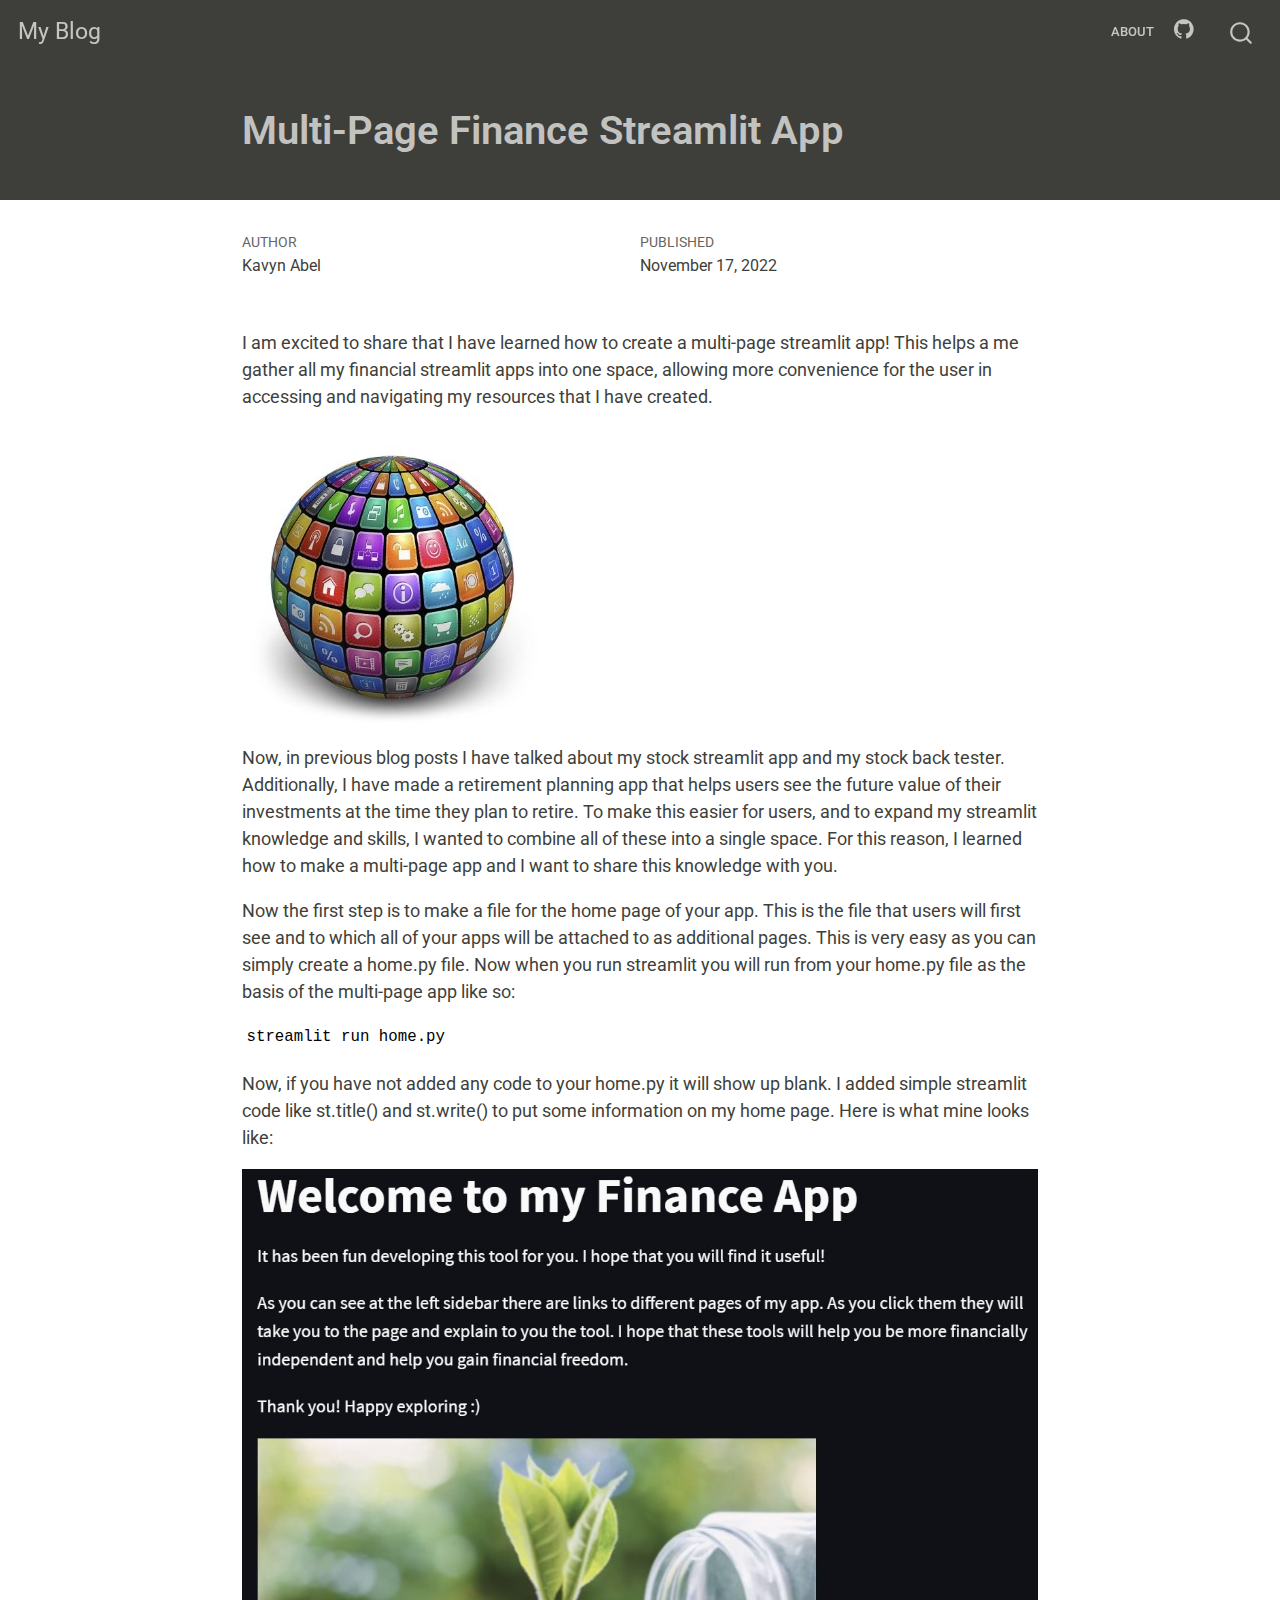
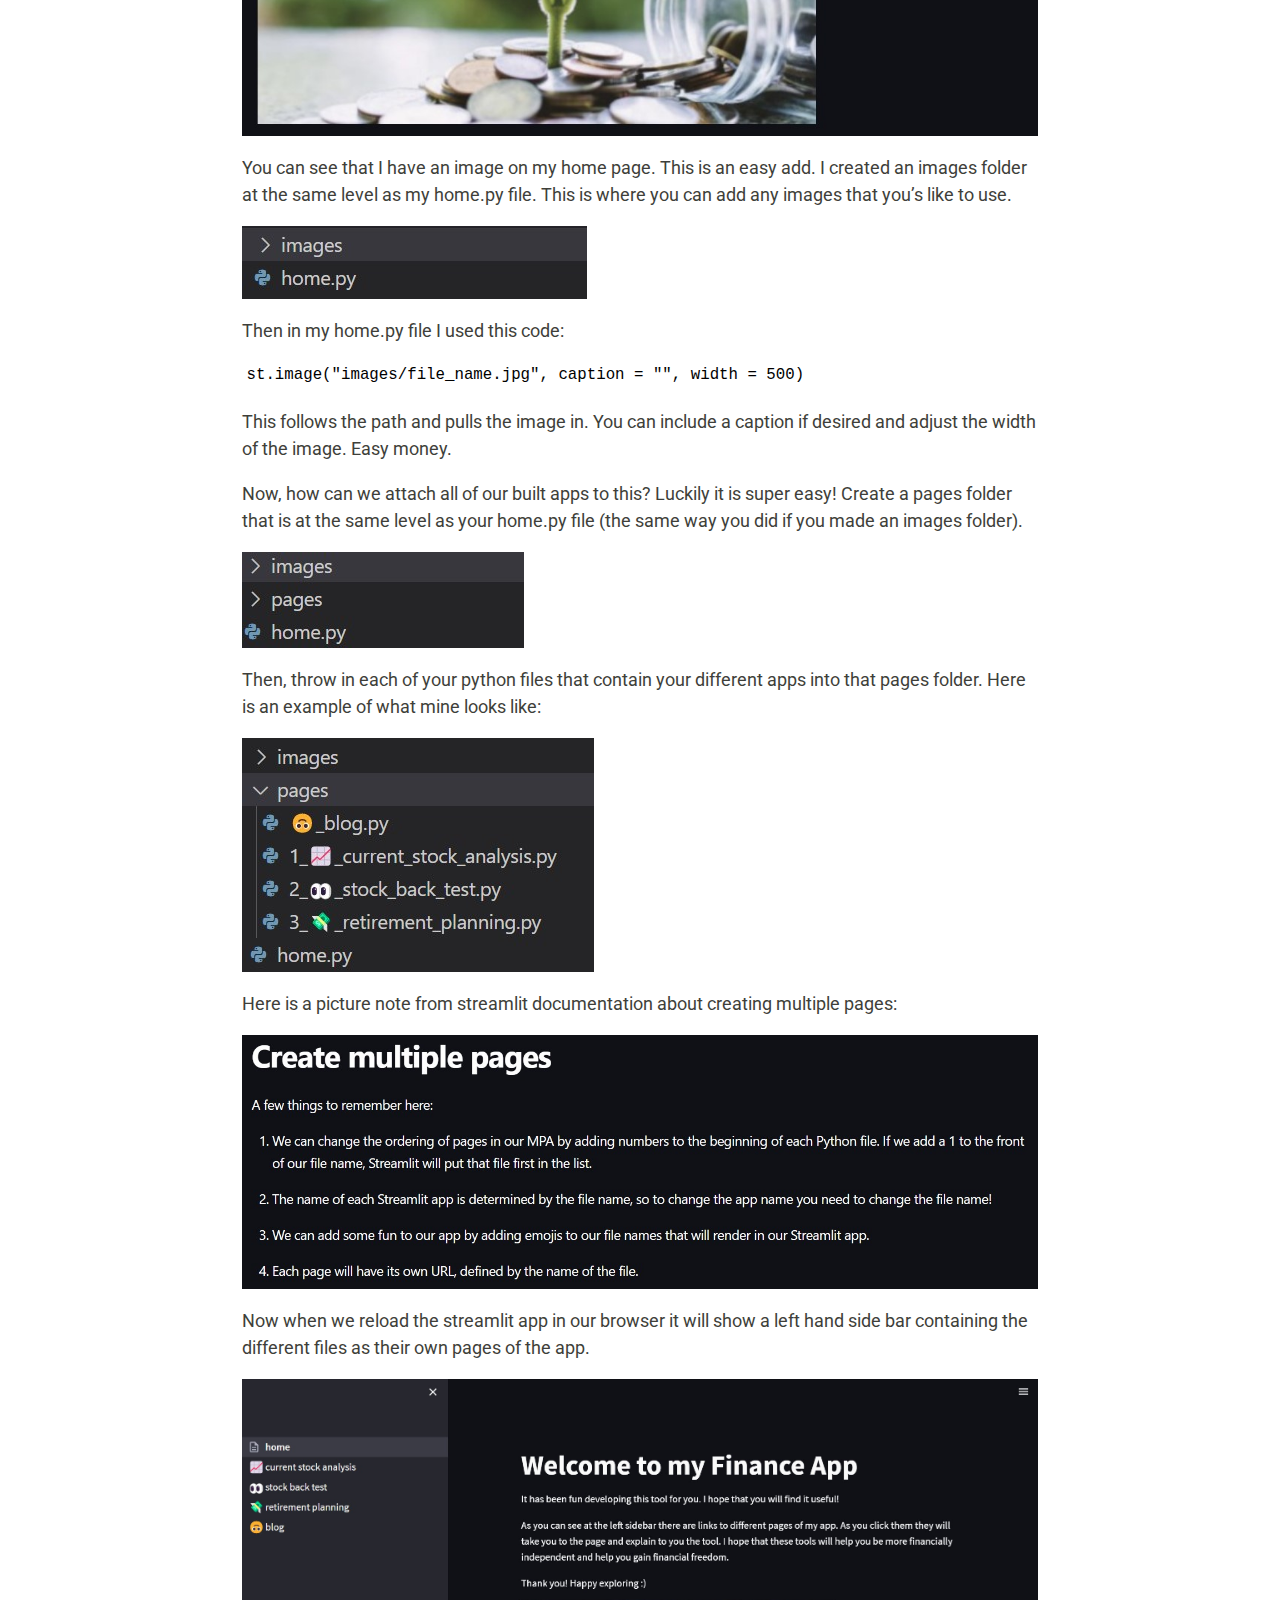
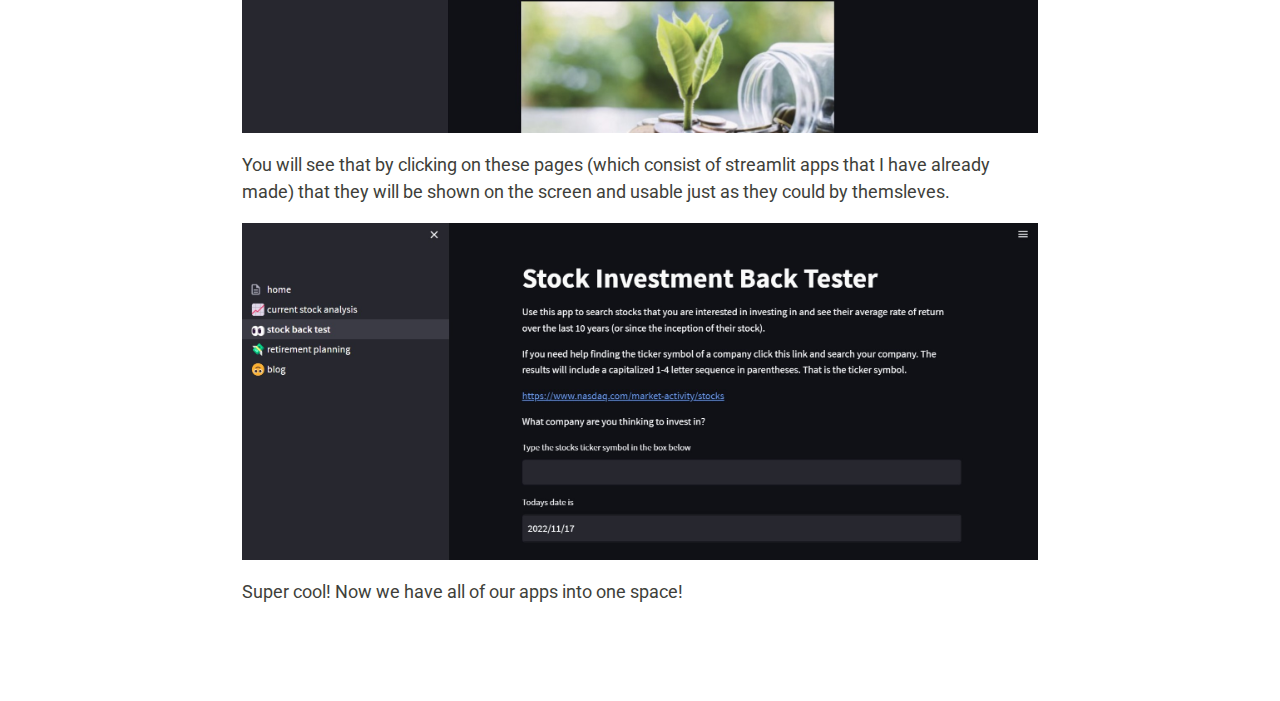
<file: docs/posts/fifth_post/index.html>
<!DOCTYPE html>
<html xmlns="http://www.w3.org/1999/xhtml" lang="en" xml:lang="en"><head>

<meta charset="utf-8">
<meta name="generator" content="quarto-1.1.251">

<meta name="viewport" content="width=device-width, initial-scale=1.0, user-scalable=yes">

<meta name="author" content="Kavyn Abel">
<meta name="dcterms.date" content="2022-11-17">

<title>My Blog - Multi-Page Finance Streamlit App</title>
<style>
code{white-space: pre-wrap;}
span.smallcaps{font-variant: small-caps;}
div.columns{display: flex; gap: min(4vw, 1.5em);}
div.column{flex: auto; overflow-x: auto;}
div.hanging-indent{margin-left: 1.5em; text-indent: -1.5em;}
ul.task-list{list-style: none;}
ul.task-list li input[type="checkbox"] {
  width: 0.8em;
  margin: 0 0.8em 0.2em -1.6em;
  vertical-align: middle;
}
</style>


<script src="../../site_libs/quarto-nav/quarto-nav.js"></script>
<script src="../../site_libs/quarto-nav/headroom.min.js"></script>
<script src="../../site_libs/clipboard/clipboard.min.js"></script>
<script src="../../site_libs/quarto-search/autocomplete.umd.js"></script>
<script src="../../site_libs/quarto-search/fuse.min.js"></script>
<script src="../../site_libs/quarto-search/quarto-search.js"></script>
<meta name="quarto:offset" content="../../">
<script src="../../site_libs/quarto-html/quarto.js"></script>
<script src="../../site_libs/quarto-html/popper.min.js"></script>
<script src="../../site_libs/quarto-html/tippy.umd.min.js"></script>
<script src="../../site_libs/quarto-html/anchor.min.js"></script>
<link href="../../site_libs/quarto-html/tippy.css" rel="stylesheet">
<link href="../../site_libs/quarto-html/quarto-syntax-highlighting.css" rel="stylesheet" id="quarto-text-highlighting-styles">
<script src="../../site_libs/bootstrap/bootstrap.min.js"></script>
<link href="../../site_libs/bootstrap/bootstrap-icons.css" rel="stylesheet">
<link href="../../site_libs/bootstrap/bootstrap.min.css" rel="stylesheet" id="quarto-bootstrap" data-mode="light">
<script id="quarto-search-options" type="application/json">{
  "location": "navbar",
  "copy-button": false,
  "collapse-after": 3,
  "panel-placement": "end",
  "type": "overlay",
  "limit": 20,
  "language": {
    "search-no-results-text": "No results",
    "search-matching-documents-text": "matching documents",
    "search-copy-link-title": "Copy link to search",
    "search-hide-matches-text": "Hide additional matches",
    "search-more-match-text": "more match in this document",
    "search-more-matches-text": "more matches in this document",
    "search-clear-button-title": "Clear",
    "search-detached-cancel-button-title": "Cancel",
    "search-submit-button-title": "Submit"
  }
}</script>


<link rel="stylesheet" href="../../styles.css">
</head>

<body class="nav-fixed fullcontent">

<div id="quarto-search-results"></div>
  <header id="quarto-header" class="headroom fixed-top">
    <nav class="navbar navbar-expand-lg navbar-dark ">
      <div class="navbar-container container-fluid">
      <div class="navbar-brand-container">
    <a class="navbar-brand" href="../../index.html">
    <span class="navbar-title">My Blog</span>
    </a>
  </div>
          <button class="navbar-toggler" type="button" data-bs-toggle="collapse" data-bs-target="#navbarCollapse" aria-controls="navbarCollapse" aria-expanded="false" aria-label="Toggle navigation" onclick="if (window.quartoToggleHeadroom) { window.quartoToggleHeadroom(); }">
  <span class="navbar-toggler-icon"></span>
</button>
          <div class="collapse navbar-collapse" id="navbarCollapse">
            <ul class="navbar-nav navbar-nav-scroll ms-auto">
  <li class="nav-item">
    <a class="nav-link" href="../../about.html">About</a>
  </li>  
  <li class="nav-item compact">
    <a class="nav-link" href="https://github.com/kavynabel"><i class="bi bi-github" role="img">
</i> 
 </a>
  </li>  
</ul>
              <div id="quarto-search" class="" title="Search"></div>
          </div> <!-- /navcollapse -->
      </div> <!-- /container-fluid -->
    </nav>
</header>
<!-- content -->
<header id="title-block-header" class="quarto-title-block default page-columns page-full">
  <div class="quarto-title-banner page-columns page-full">
    <div class="quarto-title column-body">
      <h1 class="title">Multi-Page Finance Streamlit App</h1>
                      </div>
  </div>
    
  
  <div class="quarto-title-meta">

      <div>
      <div class="quarto-title-meta-heading">Author</div>
      <div class="quarto-title-meta-contents">
               <p>Kavyn Abel </p>
            </div>
    </div>
      
      <div>
      <div class="quarto-title-meta-heading">Published</div>
      <div class="quarto-title-meta-contents">
        <p class="date">November 17, 2022</p>
      </div>
    </div>
      
    </div>
    
  
  </header><div id="quarto-content" class="quarto-container page-columns page-rows-contents page-layout-article page-navbar">
<!-- sidebar -->
<!-- margin-sidebar -->
    
<!-- main -->
<main class="content quarto-banner-title-block" id="quarto-document-content">




<p>I am excited to share that I have learned how to create a multi-page streamlit app! This helps a me gather all my financial streamlit apps into one space, allowing more convenience for the user in accessing and navigating my resources that I have created.</p>
<p><img src="apps_in_one_place.jpg" class="img-fluid"></p>
<p>Now, in previous blog posts I have talked about my stock streamlit app and my stock back tester. Additionally, I have made a retirement planning app that helps users see the future value of their investments at the time they plan to retire. To make this easier for users, and to expand my streamlit knowledge and skills, I wanted to combine all of these into a single space. For this reason, I learned how to make a multi-page app and I want to share this knowledge with you.</p>
<p>Now the first step is to make a file for the home page of your app. This is the file that users will first see and to which all of your apps will be attached to as additional pages. This is very easy as you can simply create a home.py file. Now when you run streamlit you will run from your home.py file as the basis of the multi-page app like so:</p>
<pre><code>streamlit run home.py</code></pre>
<p>Now, if you have not added any code to your home.py it will show up blank. I added simple streamlit code like st.title() and st.write() to put some information on my home page. Here is what mine looks like:</p>
<p><img src="my_home_page.jpg" class="img-fluid"></p>
<p>You can see that I have an image on my home page. This is an easy add. I created an images folder at the same level as my home.py file. This is where you can add any images that you’s like to use.</p>
<p><img src="images_folder.jpg" class="img-fluid"></p>
<p>Then in my home.py file I used this code:</p>
<pre><code>st.image("images/file_name.jpg", caption = "", width = 500)</code></pre>
<p>This follows the path and pulls the image in. You can include a caption if desired and adjust the width of the image. Easy money.</p>
<p>Now, how can we attach all of our built apps to this? Luckily it is super easy! Create a pages folder that is at the same level as your home.py file (the same way you did if you made an images folder).</p>
<p><img src="pages_folder.jpg" class="img-fluid"></p>
<p>Then, throw in each of your python files that contain your different apps into that pages folder. Here is an example of what mine looks like:</p>
<p><img src="pages_in.jpg" class="img-fluid"></p>
<p>Here is a picture note from streamlit documentation about creating multiple pages:</p>
<p><img src="multiple_page_notes.jpg" class="img-fluid"></p>
<p>Now when we reload the streamlit app in our browser it will show a left hand side bar containing the different files as their own pages of the app.</p>
<p><img src="home_w_sidebar.jpg" class="img-fluid"></p>
<p>You will see that by clicking on these pages (which consist of streamlit apps that I have already made) that they will be shown on the screen and usable just as they could by themsleves.</p>
<p><img src="page_change.jpg" class="img-fluid"></p>
<p>Super cool! Now we have all of our apps into one space!</p>



</main> <!-- /main -->
<script id="quarto-html-after-body" type="application/javascript">
window.document.addEventListener("DOMContentLoaded", function (event) {
  const toggleBodyColorMode = (bsSheetEl) => {
    const mode = bsSheetEl.getAttribute("data-mode");
    const bodyEl = window.document.querySelector("body");
    if (mode === "dark") {
      bodyEl.classList.add("quarto-dark");
      bodyEl.classList.remove("quarto-light");
    } else {
      bodyEl.classList.add("quarto-light");
      bodyEl.classList.remove("quarto-dark");
    }
  }
  const toggleBodyColorPrimary = () => {
    const bsSheetEl = window.document.querySelector("link#quarto-bootstrap");
    if (bsSheetEl) {
      toggleBodyColorMode(bsSheetEl);
    }
  }
  toggleBodyColorPrimary();  
  const icon = "";
  const anchorJS = new window.AnchorJS();
  anchorJS.options = {
    placement: 'right',
    icon: icon
  };
  anchorJS.add('.anchored');
  const clipboard = new window.ClipboardJS('.code-copy-button', {
    target: function(trigger) {
      return trigger.previousElementSibling;
    }
  });
  clipboard.on('success', function(e) {
    // button target
    const button = e.trigger;
    // don't keep focus
    button.blur();
    // flash "checked"
    button.classList.add('code-copy-button-checked');
    var currentTitle = button.getAttribute("title");
    button.setAttribute("title", "Copied!");
    setTimeout(function() {
      button.setAttribute("title", currentTitle);
      button.classList.remove('code-copy-button-checked');
    }, 1000);
    // clear code selection
    e.clearSelection();
  });
  function tippyHover(el, contentFn) {
    const config = {
      allowHTML: true,
      content: contentFn,
      maxWidth: 500,
      delay: 100,
      arrow: false,
      appendTo: function(el) {
          return el.parentElement;
      },
      interactive: true,
      interactiveBorder: 10,
      theme: 'quarto',
      placement: 'bottom-start'
    };
    window.tippy(el, config); 
  }
  const noterefs = window.document.querySelectorAll('a[role="doc-noteref"]');
  for (var i=0; i<noterefs.length; i++) {
    const ref = noterefs[i];
    tippyHover(ref, function() {
      // use id or data attribute instead here
      let href = ref.getAttribute('data-footnote-href') || ref.getAttribute('href');
      try { href = new URL(href).hash; } catch {}
      const id = href.replace(/^#\/?/, "");
      const note = window.document.getElementById(id);
      return note.innerHTML;
    });
  }
  var bibliorefs = window.document.querySelectorAll('a[role="doc-biblioref"]');
  for (var i=0; i<bibliorefs.length; i++) {
    const ref = bibliorefs[i];
    const cites = ref.parentNode.getAttribute('data-cites').split(' ');
    tippyHover(ref, function() {
      var popup = window.document.createElement('div');
      cites.forEach(function(cite) {
        var citeDiv = window.document.createElement('div');
        citeDiv.classList.add('hanging-indent');
        citeDiv.classList.add('csl-entry');
        var biblioDiv = window.document.getElementById('ref-' + cite);
        if (biblioDiv) {
          citeDiv.innerHTML = biblioDiv.innerHTML;
        }
        popup.appendChild(citeDiv);
      });
      return popup.innerHTML;
    });
  }
});
</script>
</div> <!-- /content -->



</body></html>
</file>
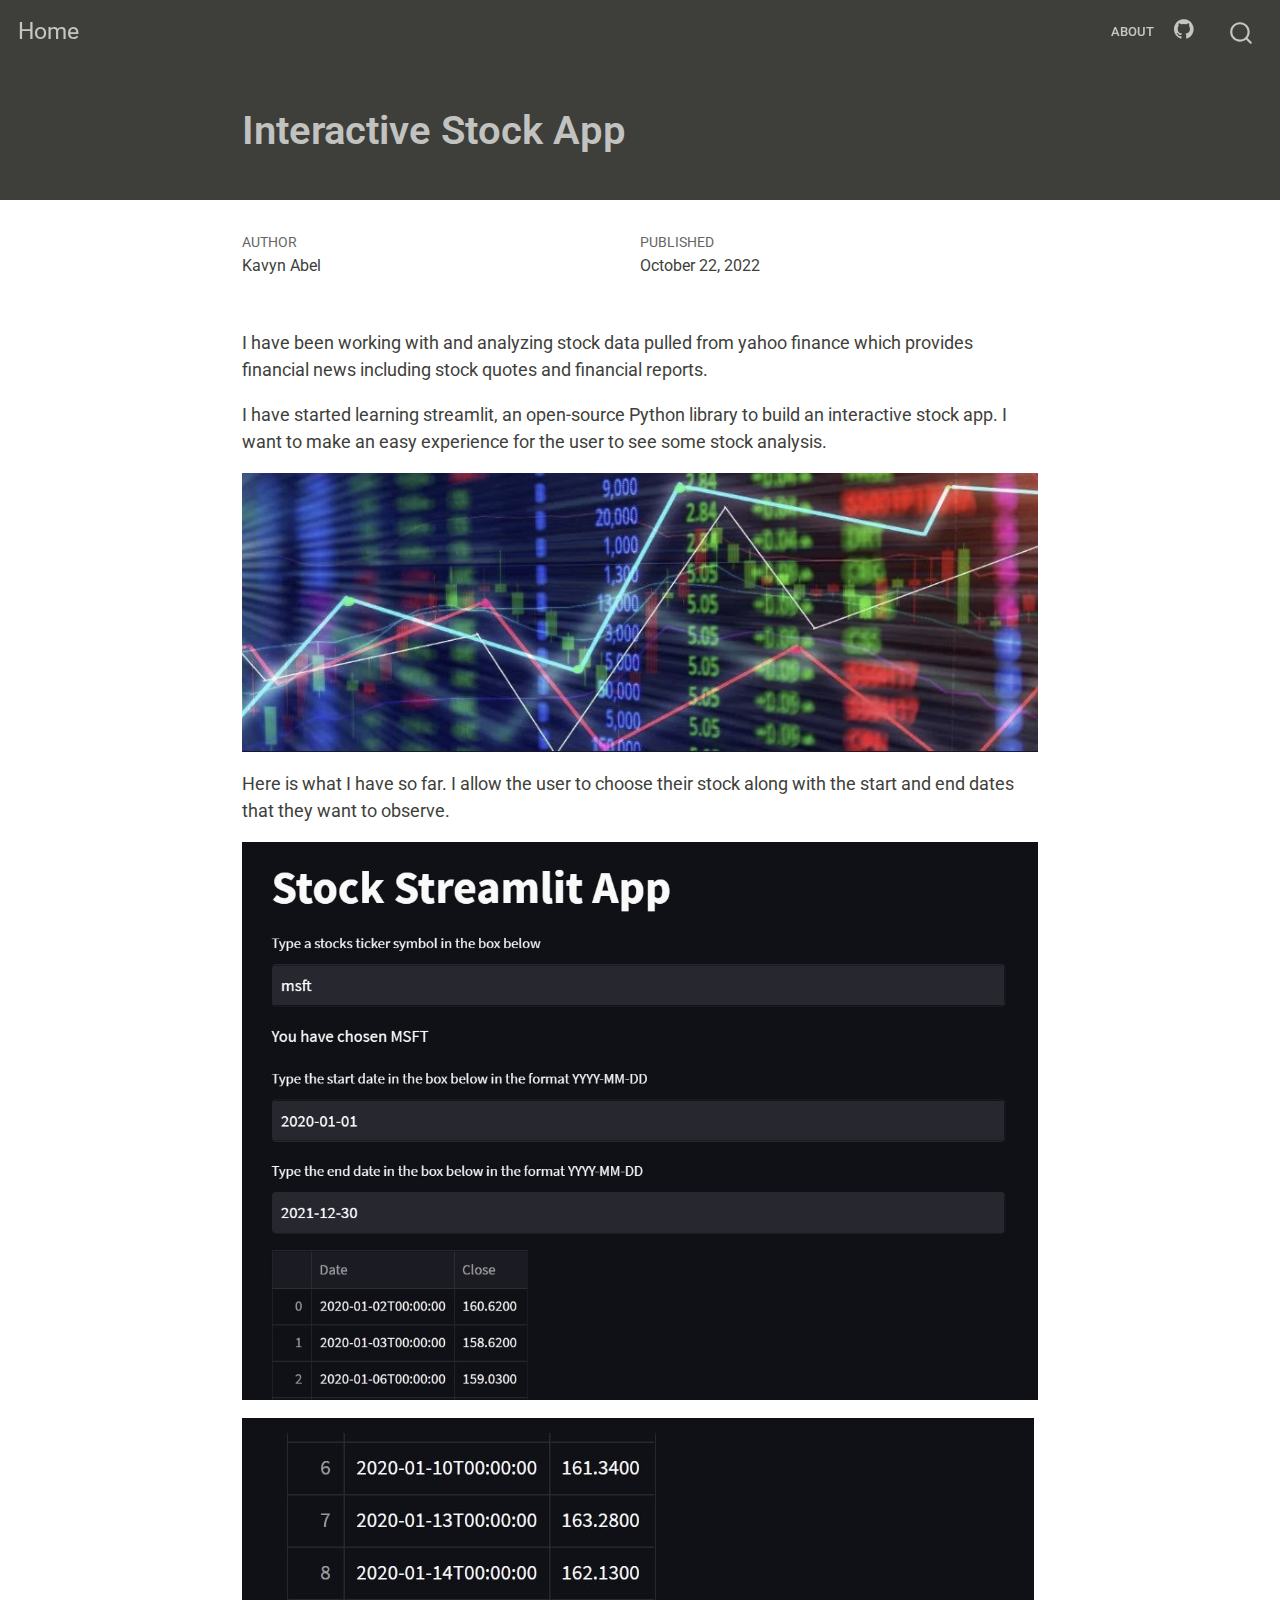
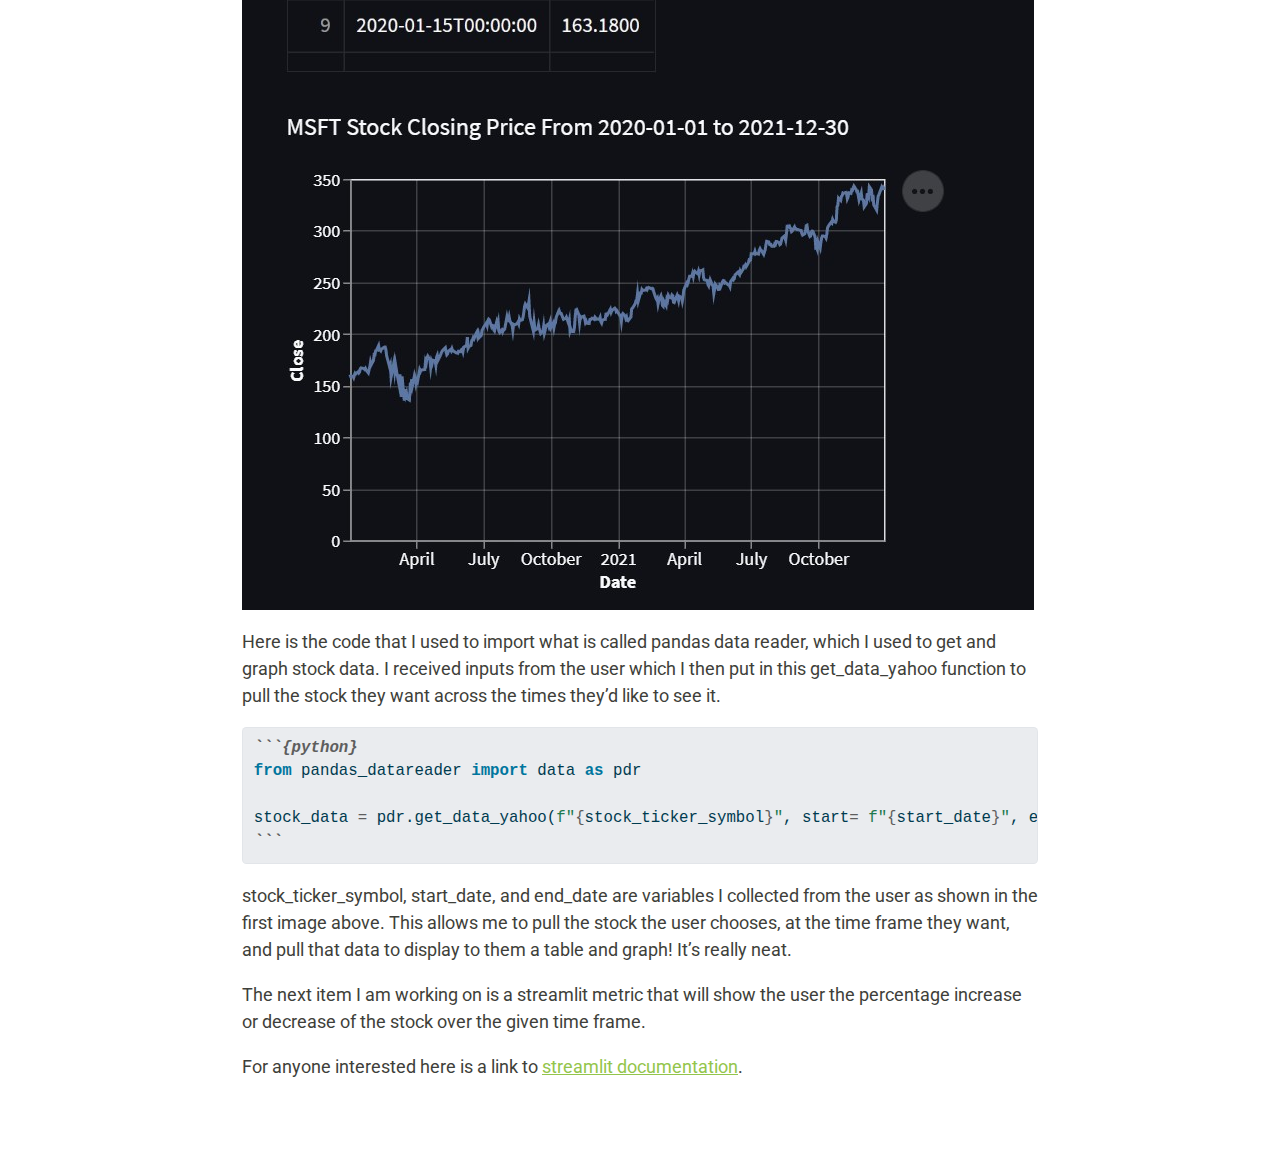
<file: docs/posts/first_post/index.html>
<!DOCTYPE html>
<html xmlns="http://www.w3.org/1999/xhtml" lang="en" xml:lang="en"><head>

<meta charset="utf-8">
<meta name="generator" content="quarto-1.1.251">

<meta name="viewport" content="width=device-width, initial-scale=1.0, user-scalable=yes">

<meta name="author" content="Kavyn Abel">
<meta name="dcterms.date" content="2022-10-22">

<title>Home - Interactive Stock App</title>
<style>
code{white-space: pre-wrap;}
span.smallcaps{font-variant: small-caps;}
div.columns{display: flex; gap: min(4vw, 1.5em);}
div.column{flex: auto; overflow-x: auto;}
div.hanging-indent{margin-left: 1.5em; text-indent: -1.5em;}
ul.task-list{list-style: none;}
ul.task-list li input[type="checkbox"] {
  width: 0.8em;
  margin: 0 0.8em 0.2em -1.6em;
  vertical-align: middle;
}
pre > code.sourceCode { white-space: pre; position: relative; }
pre > code.sourceCode > span { display: inline-block; line-height: 1.25; }
pre > code.sourceCode > span:empty { height: 1.2em; }
.sourceCode { overflow: visible; }
code.sourceCode > span { color: inherit; text-decoration: inherit; }
div.sourceCode { margin: 1em 0; }
pre.sourceCode { margin: 0; }
@media screen {
div.sourceCode { overflow: auto; }
}
@media print {
pre > code.sourceCode { white-space: pre-wrap; }
pre > code.sourceCode > span { text-indent: -5em; padding-left: 5em; }
}
pre.numberSource code
  { counter-reset: source-line 0; }
pre.numberSource code > span
  { position: relative; left: -4em; counter-increment: source-line; }
pre.numberSource code > span > a:first-child::before
  { content: counter(source-line);
    position: relative; left: -1em; text-align: right; vertical-align: baseline;
    border: none; display: inline-block;
    -webkit-touch-callout: none; -webkit-user-select: none;
    -khtml-user-select: none; -moz-user-select: none;
    -ms-user-select: none; user-select: none;
    padding: 0 4px; width: 4em;
    color: #aaaaaa;
  }
pre.numberSource { margin-left: 3em; border-left: 1px solid #aaaaaa;  padding-left: 4px; }
div.sourceCode
  {   }
@media screen {
pre > code.sourceCode > span > a:first-child::before { text-decoration: underline; }
}
code span.al { color: #ff0000; font-weight: bold; } /* Alert */
code span.an { color: #60a0b0; font-weight: bold; font-style: italic; } /* Annotation */
code span.at { color: #7d9029; } /* Attribute */
code span.bn { color: #40a070; } /* BaseN */
code span.bu { color: #008000; } /* BuiltIn */
code span.cf { color: #007020; font-weight: bold; } /* ControlFlow */
code span.ch { color: #4070a0; } /* Char */
code span.cn { color: #880000; } /* Constant */
code span.co { color: #60a0b0; font-style: italic; } /* Comment */
code span.cv { color: #60a0b0; font-weight: bold; font-style: italic; } /* CommentVar */
code span.do { color: #ba2121; font-style: italic; } /* Documentation */
code span.dt { color: #902000; } /* DataType */
code span.dv { color: #40a070; } /* DecVal */
code span.er { color: #ff0000; font-weight: bold; } /* Error */
code span.ex { } /* Extension */
code span.fl { color: #40a070; } /* Float */
code span.fu { color: #06287e; } /* Function */
code span.im { color: #008000; font-weight: bold; } /* Import */
code span.in { color: #60a0b0; font-weight: bold; font-style: italic; } /* Information */
code span.kw { color: #007020; font-weight: bold; } /* Keyword */
code span.op { color: #666666; } /* Operator */
code span.ot { color: #007020; } /* Other */
code span.pp { color: #bc7a00; } /* Preprocessor */
code span.sc { color: #4070a0; } /* SpecialChar */
code span.ss { color: #bb6688; } /* SpecialString */
code span.st { color: #4070a0; } /* String */
code span.va { color: #19177c; } /* Variable */
code span.vs { color: #4070a0; } /* VerbatimString */
code span.wa { color: #60a0b0; font-weight: bold; font-style: italic; } /* Warning */
</style>


<script src="../../site_libs/quarto-nav/quarto-nav.js"></script>
<script src="../../site_libs/quarto-nav/headroom.min.js"></script>
<script src="../../site_libs/clipboard/clipboard.min.js"></script>
<script src="../../site_libs/quarto-search/autocomplete.umd.js"></script>
<script src="../../site_libs/quarto-search/fuse.min.js"></script>
<script src="../../site_libs/quarto-search/quarto-search.js"></script>
<meta name="quarto:offset" content="../../">
<script src="../../site_libs/quarto-html/quarto.js"></script>
<script src="../../site_libs/quarto-html/popper.min.js"></script>
<script src="../../site_libs/quarto-html/tippy.umd.min.js"></script>
<script src="../../site_libs/quarto-html/anchor.min.js"></script>
<link href="../../site_libs/quarto-html/tippy.css" rel="stylesheet">
<link href="../../site_libs/quarto-html/quarto-syntax-highlighting.css" rel="stylesheet" id="quarto-text-highlighting-styles">
<script src="../../site_libs/bootstrap/bootstrap.min.js"></script>
<link href="../../site_libs/bootstrap/bootstrap-icons.css" rel="stylesheet">
<link href="../../site_libs/bootstrap/bootstrap.min.css" rel="stylesheet" id="quarto-bootstrap" data-mode="light">
<script id="quarto-search-options" type="application/json">{
  "location": "navbar",
  "copy-button": false,
  "collapse-after": 3,
  "panel-placement": "end",
  "type": "overlay",
  "limit": 20,
  "language": {
    "search-no-results-text": "No results",
    "search-matching-documents-text": "matching documents",
    "search-copy-link-title": "Copy link to search",
    "search-hide-matches-text": "Hide additional matches",
    "search-more-match-text": "more match in this document",
    "search-more-matches-text": "more matches in this document",
    "search-clear-button-title": "Clear",
    "search-detached-cancel-button-title": "Cancel",
    "search-submit-button-title": "Submit"
  }
}</script>


<link rel="stylesheet" href="../../styles.css">
</head>

<body class="nav-fixed fullcontent">

<div id="quarto-search-results"></div>
  <header id="quarto-header" class="headroom fixed-top">
    <nav class="navbar navbar-expand-lg navbar-dark ">
      <div class="navbar-container container-fluid">
      <div class="navbar-brand-container">
    <a class="navbar-brand" href="../../index.html">
    <span class="navbar-title">Home</span>
    </a>
  </div>
          <button class="navbar-toggler" type="button" data-bs-toggle="collapse" data-bs-target="#navbarCollapse" aria-controls="navbarCollapse" aria-expanded="false" aria-label="Toggle navigation" onclick="if (window.quartoToggleHeadroom) { window.quartoToggleHeadroom(); }">
  <span class="navbar-toggler-icon"></span>
</button>
          <div class="collapse navbar-collapse" id="navbarCollapse">
            <ul class="navbar-nav navbar-nav-scroll ms-auto">
  <li class="nav-item">
    <a class="nav-link" href="../../about.html">About</a>
  </li>  
  <li class="nav-item compact">
    <a class="nav-link" href="https://github.com/kavynabel"><i class="bi bi-github" role="img">
</i> 
 </a>
  </li>  
</ul>
              <div id="quarto-search" class="" title="Search"></div>
          </div> <!-- /navcollapse -->
      </div> <!-- /container-fluid -->
    </nav>
</header>
<!-- content -->
<header id="title-block-header" class="quarto-title-block default page-columns page-full">
  <div class="quarto-title-banner page-columns page-full">
    <div class="quarto-title column-body">
      <h1 class="title">Interactive Stock App</h1>
                      </div>
  </div>
    
  
  <div class="quarto-title-meta">

      <div>
      <div class="quarto-title-meta-heading">Author</div>
      <div class="quarto-title-meta-contents">
               <p>Kavyn Abel </p>
            </div>
    </div>
      
      <div>
      <div class="quarto-title-meta-heading">Published</div>
      <div class="quarto-title-meta-contents">
        <p class="date">October 22, 2022</p>
      </div>
    </div>
      
    </div>
    
  
  </header><div id="quarto-content" class="quarto-container page-columns page-rows-contents page-layout-article page-navbar">
<!-- sidebar -->
<!-- margin-sidebar -->
    
<!-- main -->
<main class="content quarto-banner-title-block" id="quarto-document-content">




<p>I have been working with and analyzing stock data pulled from yahoo finance which provides financial news including stock quotes and financial reports.</p>
<p>I have started learning streamlit, an open-source Python library to build an interactive stock app. I want to make an easy experience for the user to see some stock analysis.</p>
<p><img src="stock_photo.jpg" class="img-fluid"></p>
<p>Here is what I have so far. I allow the user to choose their stock along with the start and end dates that they want to observe.</p>
<p><img src="stock_app.jpg" class="img-fluid"></p>
<p><img src="stock_app_chart.jpg" class="img-fluid"></p>
<p>Here is the code that I used to import what is called pandas data reader, which I used to get and graph stock data. I received inputs from the user which I then put in this get_data_yahoo function to pull the stock they want across the times they’d like to see it.</p>
<div class="sourceCode" id="cb1"><pre class="sourceCode markdown code-with-copy"><code class="sourceCode markdown"><span id="cb1-1"><a href="#cb1-1" aria-hidden="true" tabindex="-1"></a><span class="in">```{python}</span></span>
<span id="cb1-2"><a href="#cb1-2" aria-hidden="true" tabindex="-1"></a><span class="im">from</span> pandas_datareader <span class="im">import</span> data <span class="im">as</span> pdr</span>
<span id="cb1-3"><a href="#cb1-3" aria-hidden="true" tabindex="-1"></a></span>
<span id="cb1-4"><a href="#cb1-4" aria-hidden="true" tabindex="-1"></a>stock_data <span class="op">=</span> pdr.get_data_yahoo(<span class="ss">f"</span><span class="sc">{</span>stock_ticker_symbol<span class="sc">}</span><span class="ss">"</span>, start<span class="op">=</span> <span class="ss">f"</span><span class="sc">{</span>start_date<span class="sc">}</span><span class="ss">"</span>, end<span class="op">=</span> <span class="ss">f"</span><span class="sc">{</span>end_date<span class="sc">}</span><span class="ss">"</span>).reset_index()</span>
<span id="cb1-5"><a href="#cb1-5" aria-hidden="true" tabindex="-1"></a><span class="in">```</span></span></code><button title="Copy to Clipboard" class="code-copy-button"><i class="bi"></i></button></pre></div>
<p>stock_ticker_symbol, start_date, and end_date are variables I collected from the user as shown in the first image above. This allows me to pull the stock the user chooses, at the time frame they want, and pull that data to display to them a table and graph! It’s really neat.</p>
<p>The next item I am working on is a streamlit metric that will show the user the percentage increase or decrease of the stock over the given time frame.</p>
<p>For anyone interested here is a link to <a href="https://docs.streamlit.io/library/get-started">streamlit documentation</a>.</p>



</main> <!-- /main -->
<script id="quarto-html-after-body" type="application/javascript">
window.document.addEventListener("DOMContentLoaded", function (event) {
  const toggleBodyColorMode = (bsSheetEl) => {
    const mode = bsSheetEl.getAttribute("data-mode");
    const bodyEl = window.document.querySelector("body");
    if (mode === "dark") {
      bodyEl.classList.add("quarto-dark");
      bodyEl.classList.remove("quarto-light");
    } else {
      bodyEl.classList.add("quarto-light");
      bodyEl.classList.remove("quarto-dark");
    }
  }
  const toggleBodyColorPrimary = () => {
    const bsSheetEl = window.document.querySelector("link#quarto-bootstrap");
    if (bsSheetEl) {
      toggleBodyColorMode(bsSheetEl);
    }
  }
  toggleBodyColorPrimary();  
  const icon = "";
  const anchorJS = new window.AnchorJS();
  anchorJS.options = {
    placement: 'right',
    icon: icon
  };
  anchorJS.add('.anchored');
  const clipboard = new window.ClipboardJS('.code-copy-button', {
    target: function(trigger) {
      return trigger.previousElementSibling;
    }
  });
  clipboard.on('success', function(e) {
    // button target
    const button = e.trigger;
    // don't keep focus
    button.blur();
    // flash "checked"
    button.classList.add('code-copy-button-checked');
    var currentTitle = button.getAttribute("title");
    button.setAttribute("title", "Copied!");
    setTimeout(function() {
      button.setAttribute("title", currentTitle);
      button.classList.remove('code-copy-button-checked');
    }, 1000);
    // clear code selection
    e.clearSelection();
  });
  function tippyHover(el, contentFn) {
    const config = {
      allowHTML: true,
      content: contentFn,
      maxWidth: 500,
      delay: 100,
      arrow: false,
      appendTo: function(el) {
          return el.parentElement;
      },
      interactive: true,
      interactiveBorder: 10,
      theme: 'quarto',
      placement: 'bottom-start'
    };
    window.tippy(el, config); 
  }
  const noterefs = window.document.querySelectorAll('a[role="doc-noteref"]');
  for (var i=0; i<noterefs.length; i++) {
    const ref = noterefs[i];
    tippyHover(ref, function() {
      // use id or data attribute instead here
      let href = ref.getAttribute('data-footnote-href') || ref.getAttribute('href');
      try { href = new URL(href).hash; } catch {}
      const id = href.replace(/^#\/?/, "");
      const note = window.document.getElementById(id);
      return note.innerHTML;
    });
  }
  var bibliorefs = window.document.querySelectorAll('a[role="doc-biblioref"]');
  for (var i=0; i<bibliorefs.length; i++) {
    const ref = bibliorefs[i];
    const cites = ref.parentNode.getAttribute('data-cites').split(' ');
    tippyHover(ref, function() {
      var popup = window.document.createElement('div');
      cites.forEach(function(cite) {
        var citeDiv = window.document.createElement('div');
        citeDiv.classList.add('hanging-indent');
        citeDiv.classList.add('csl-entry');
        var biblioDiv = window.document.getElementById('ref-' + cite);
        if (biblioDiv) {
          citeDiv.innerHTML = biblioDiv.innerHTML;
        }
        popup.appendChild(citeDiv);
      });
      return popup.innerHTML;
    });
  }
});
</script>
</div> <!-- /content -->



</body></html>
</file>
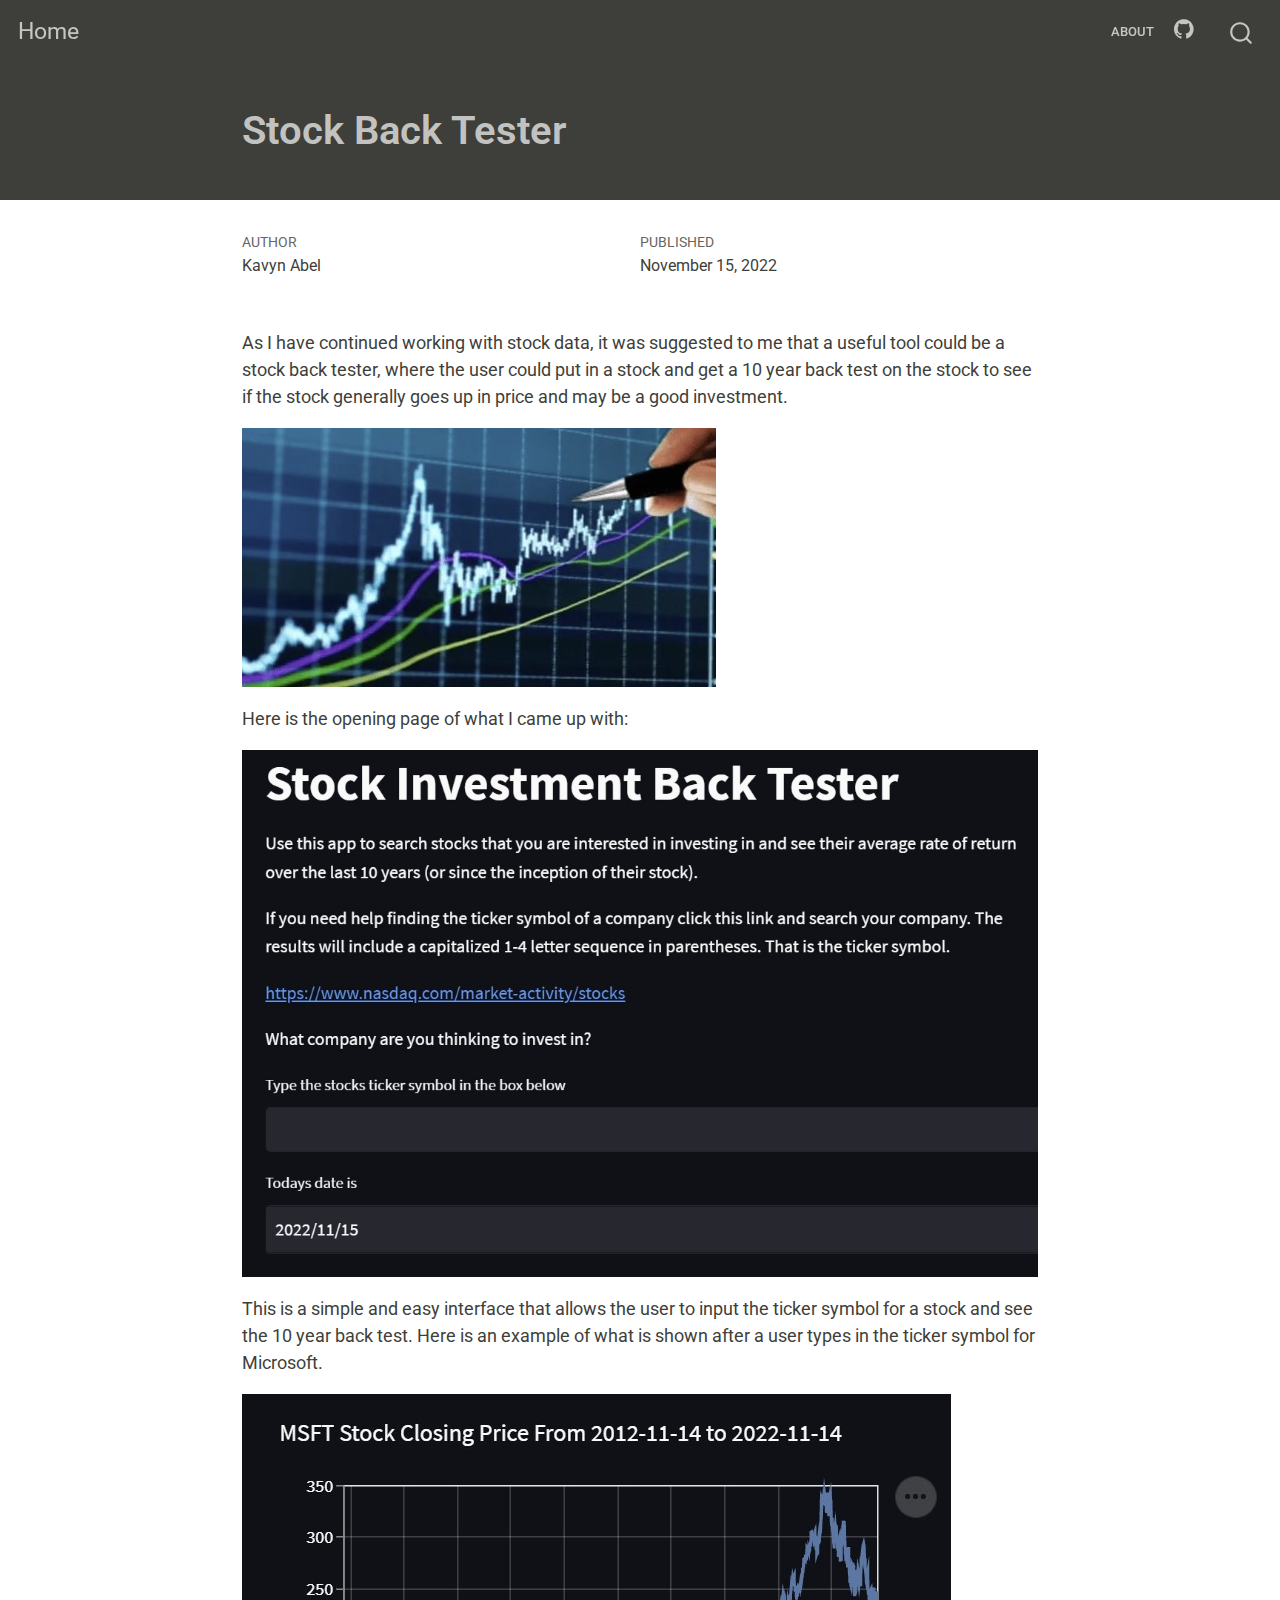
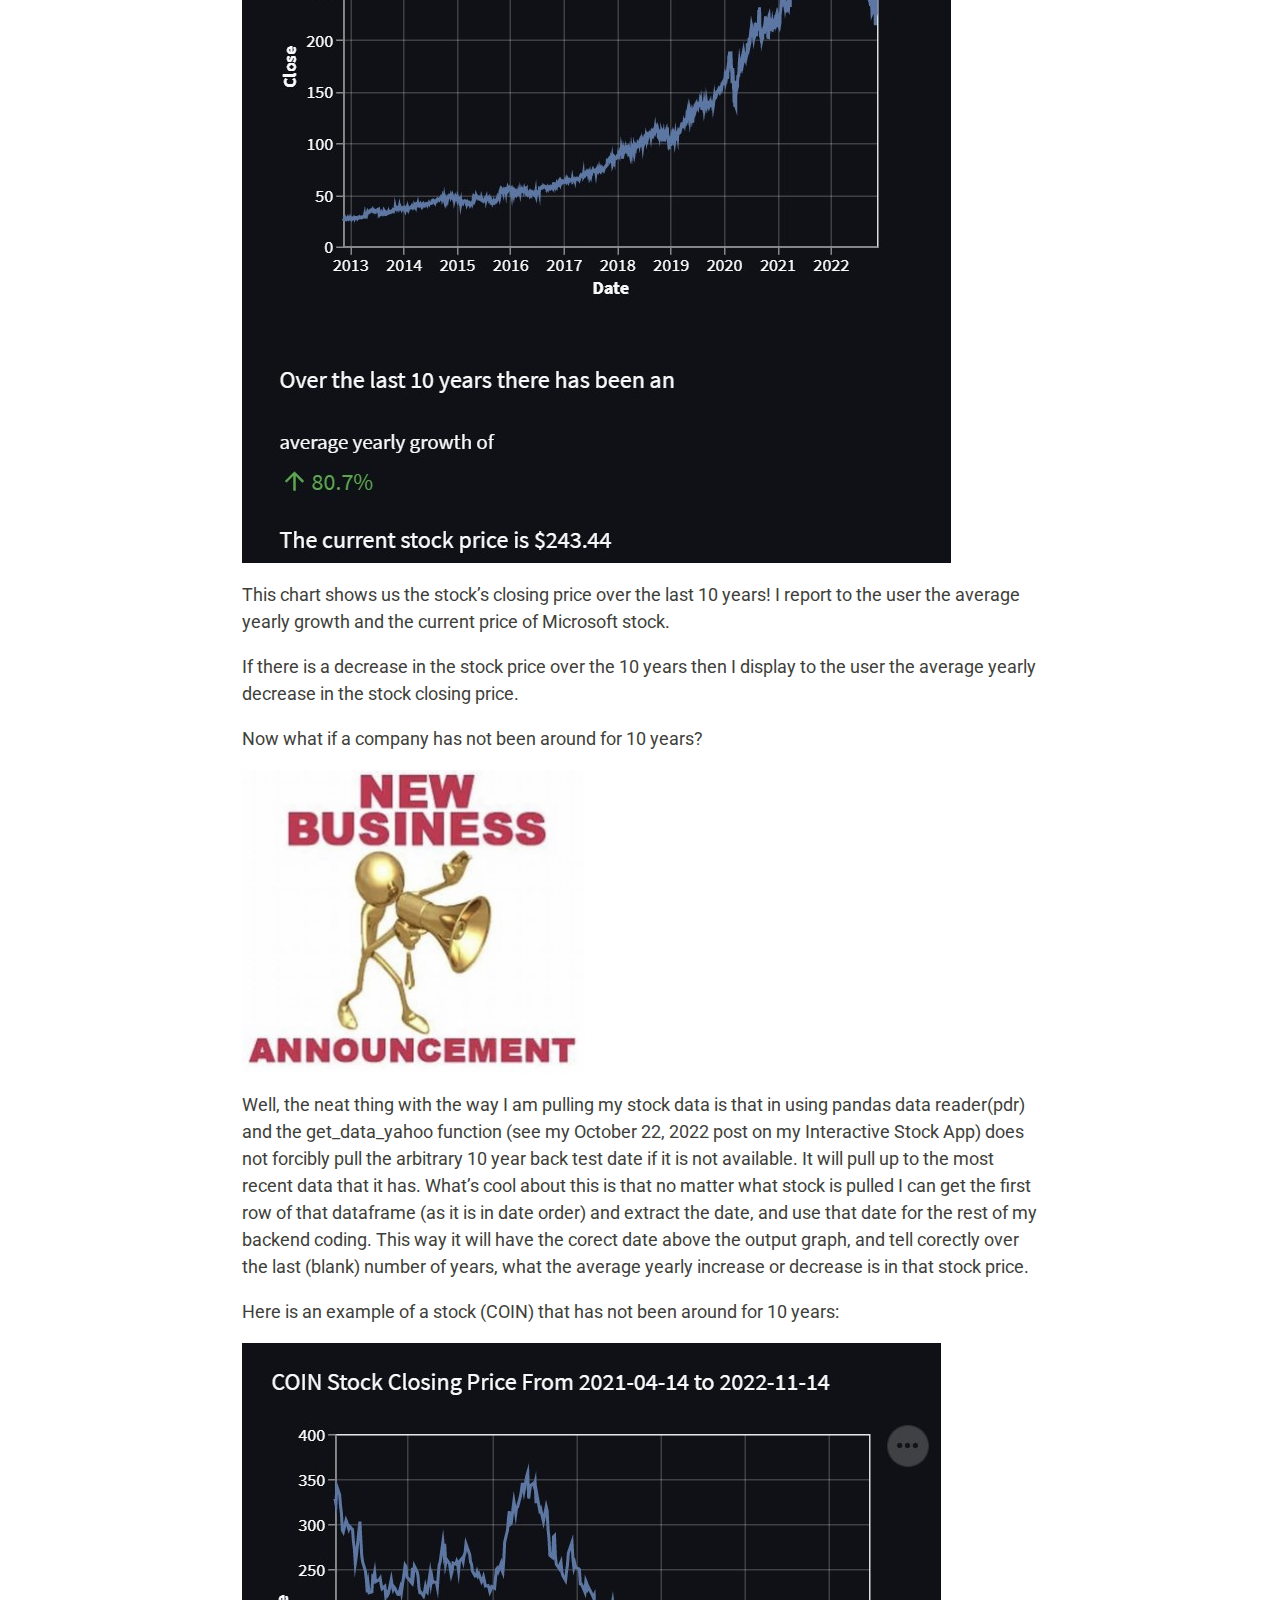
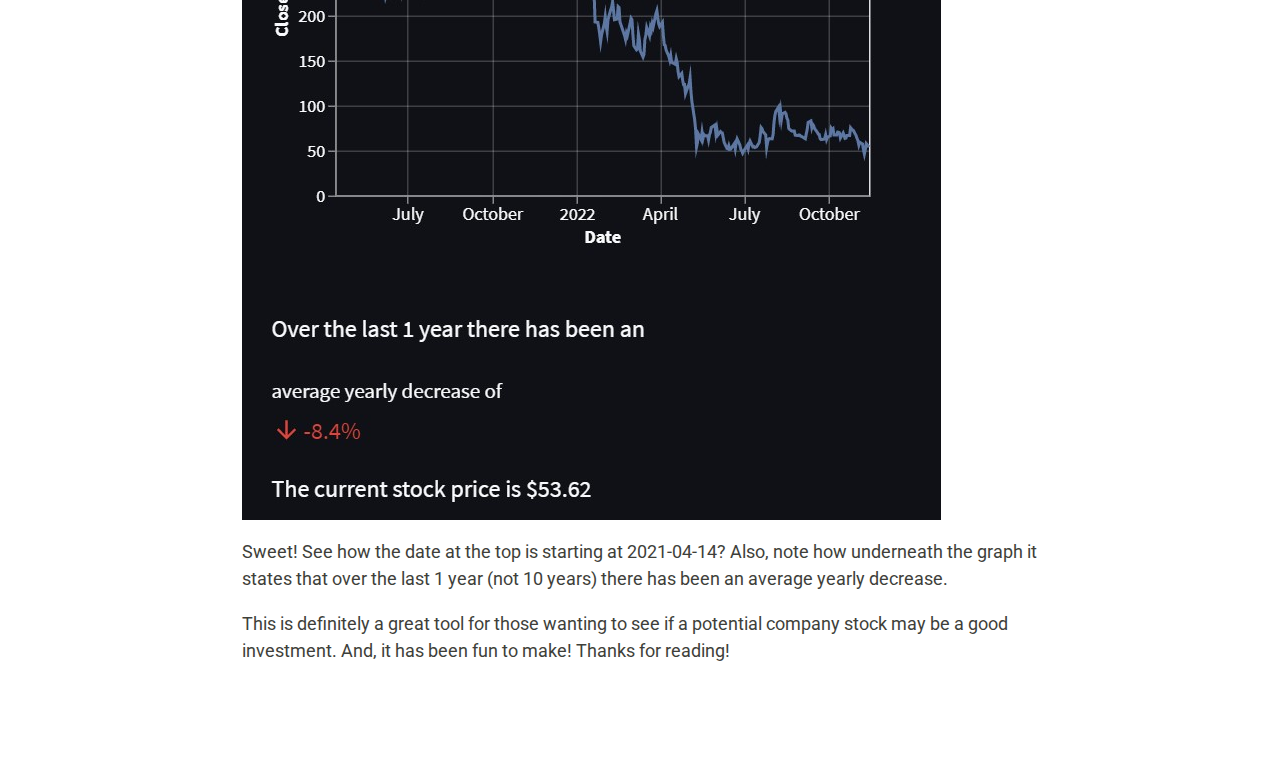
<file: docs/posts/fourth_post/index.html>
<!DOCTYPE html>
<html xmlns="http://www.w3.org/1999/xhtml" lang="en" xml:lang="en"><head>

<meta charset="utf-8">
<meta name="generator" content="quarto-1.1.251">

<meta name="viewport" content="width=device-width, initial-scale=1.0, user-scalable=yes">

<meta name="author" content="Kavyn Abel">
<meta name="dcterms.date" content="2022-11-15">

<title>Home - Stock Back Tester</title>
<style>
code{white-space: pre-wrap;}
span.smallcaps{font-variant: small-caps;}
div.columns{display: flex; gap: min(4vw, 1.5em);}
div.column{flex: auto; overflow-x: auto;}
div.hanging-indent{margin-left: 1.5em; text-indent: -1.5em;}
ul.task-list{list-style: none;}
ul.task-list li input[type="checkbox"] {
  width: 0.8em;
  margin: 0 0.8em 0.2em -1.6em;
  vertical-align: middle;
}
</style>


<script src="../../site_libs/quarto-nav/quarto-nav.js"></script>
<script src="../../site_libs/quarto-nav/headroom.min.js"></script>
<script src="../../site_libs/clipboard/clipboard.min.js"></script>
<script src="../../site_libs/quarto-search/autocomplete.umd.js"></script>
<script src="../../site_libs/quarto-search/fuse.min.js"></script>
<script src="../../site_libs/quarto-search/quarto-search.js"></script>
<meta name="quarto:offset" content="../../">
<script src="../../site_libs/quarto-html/quarto.js"></script>
<script src="../../site_libs/quarto-html/popper.min.js"></script>
<script src="../../site_libs/quarto-html/tippy.umd.min.js"></script>
<script src="../../site_libs/quarto-html/anchor.min.js"></script>
<link href="../../site_libs/quarto-html/tippy.css" rel="stylesheet">
<link href="../../site_libs/quarto-html/quarto-syntax-highlighting.css" rel="stylesheet" id="quarto-text-highlighting-styles">
<script src="../../site_libs/bootstrap/bootstrap.min.js"></script>
<link href="../../site_libs/bootstrap/bootstrap-icons.css" rel="stylesheet">
<link href="../../site_libs/bootstrap/bootstrap.min.css" rel="stylesheet" id="quarto-bootstrap" data-mode="light">
<script id="quarto-search-options" type="application/json">{
  "location": "navbar",
  "copy-button": false,
  "collapse-after": 3,
  "panel-placement": "end",
  "type": "overlay",
  "limit": 20,
  "language": {
    "search-no-results-text": "No results",
    "search-matching-documents-text": "matching documents",
    "search-copy-link-title": "Copy link to search",
    "search-hide-matches-text": "Hide additional matches",
    "search-more-match-text": "more match in this document",
    "search-more-matches-text": "more matches in this document",
    "search-clear-button-title": "Clear",
    "search-detached-cancel-button-title": "Cancel",
    "search-submit-button-title": "Submit"
  }
}</script>


<link rel="stylesheet" href="../../styles.css">
</head>

<body class="nav-fixed fullcontent">

<div id="quarto-search-results"></div>
  <header id="quarto-header" class="headroom fixed-top">
    <nav class="navbar navbar-expand-lg navbar-dark ">
      <div class="navbar-container container-fluid">
      <div class="navbar-brand-container">
    <a class="navbar-brand" href="../../index.html">
    <span class="navbar-title">Home</span>
    </a>
  </div>
          <button class="navbar-toggler" type="button" data-bs-toggle="collapse" data-bs-target="#navbarCollapse" aria-controls="navbarCollapse" aria-expanded="false" aria-label="Toggle navigation" onclick="if (window.quartoToggleHeadroom) { window.quartoToggleHeadroom(); }">
  <span class="navbar-toggler-icon"></span>
</button>
          <div class="collapse navbar-collapse" id="navbarCollapse">
            <ul class="navbar-nav navbar-nav-scroll ms-auto">
  <li class="nav-item">
    <a class="nav-link" href="../../about.html">About</a>
  </li>  
  <li class="nav-item compact">
    <a class="nav-link" href="https://github.com/kavynabel"><i class="bi bi-github" role="img">
</i> 
 </a>
  </li>  
</ul>
              <div id="quarto-search" class="" title="Search"></div>
          </div> <!-- /navcollapse -->
      </div> <!-- /container-fluid -->
    </nav>
</header>
<!-- content -->
<header id="title-block-header" class="quarto-title-block default page-columns page-full">
  <div class="quarto-title-banner page-columns page-full">
    <div class="quarto-title column-body">
      <h1 class="title">Stock Back Tester</h1>
                      </div>
  </div>
    
  
  <div class="quarto-title-meta">

      <div>
      <div class="quarto-title-meta-heading">Author</div>
      <div class="quarto-title-meta-contents">
               <p>Kavyn Abel </p>
            </div>
    </div>
      
      <div>
      <div class="quarto-title-meta-heading">Published</div>
      <div class="quarto-title-meta-contents">
        <p class="date">November 15, 2022</p>
      </div>
    </div>
      
    </div>
    
  
  </header><div id="quarto-content" class="quarto-container page-columns page-rows-contents page-layout-article page-navbar">
<!-- sidebar -->
<!-- margin-sidebar -->
    
<!-- main -->
<main class="content quarto-banner-title-block" id="quarto-document-content">




<p>As I have continued working with stock data, it was suggested to me that a useful tool could be a stock back tester, where the user could put in a stock and get a 10 year back test on the stock to see if the stock generally goes up in price and may be a good investment.</p>
<p><img src="stock_trend.jpg" class="img-fluid"></p>
<p>Here is the opening page of what I came up with:</p>
<p><img src="stock_back_tester_page.jpg" class="img-fluid"></p>
<p>This is a simple and easy interface that allows the user to input the ticker symbol for a stock and see the 10 year back test. Here is an example of what is shown after a user types in the ticker symbol for Microsoft.</p>
<p><img src="ten_year_back_test_graph.jpg" class="img-fluid"></p>
<p>This chart shows us the stock’s closing price over the last 10 years! I report to the user the average yearly growth and the current price of Microsoft stock.</p>
<p>If there is a decrease in the stock price over the 10 years then I display to the user the average yearly decrease in the stock closing price.</p>
<p>Now what if a company has not been around for 10 years?</p>
<p><img src="new_business.jpg" class="img-fluid"></p>
<p>Well, the neat thing with the way I am pulling my stock data is that in using pandas data reader(pdr) and the get_data_yahoo function (see my October 22, 2022 post on my Interactive Stock App) does not forcibly pull the arbitrary 10 year back test date if it is not available. It will pull up to the most recent data that it has. What’s cool about this is that no matter what stock is pulled I can get the first row of that dataframe (as it is in date order) and extract the date, and use that date for the rest of my backend coding. This way it will have the corect date above the output graph, and tell corectly over the last (blank) number of years, what the average yearly increase or decrease is in that stock price.</p>
<p>Here is an example of a stock (COIN) that has not been around for 10 years:</p>
<p><img src="coin_back_test.jpg" class="img-fluid"></p>
<p>Sweet! See how the date at the top is starting at 2021-04-14? Also, note how underneath the graph it states that over the last 1 year (not 10 years) there has been an average yearly decrease.</p>
<p>This is definitely a great tool for those wanting to see if a potential company stock may be a good investment. And, it has been fun to make! Thanks for reading!</p>



</main> <!-- /main -->
<script id="quarto-html-after-body" type="application/javascript">
window.document.addEventListener("DOMContentLoaded", function (event) {
  const toggleBodyColorMode = (bsSheetEl) => {
    const mode = bsSheetEl.getAttribute("data-mode");
    const bodyEl = window.document.querySelector("body");
    if (mode === "dark") {
      bodyEl.classList.add("quarto-dark");
      bodyEl.classList.remove("quarto-light");
    } else {
      bodyEl.classList.add("quarto-light");
      bodyEl.classList.remove("quarto-dark");
    }
  }
  const toggleBodyColorPrimary = () => {
    const bsSheetEl = window.document.querySelector("link#quarto-bootstrap");
    if (bsSheetEl) {
      toggleBodyColorMode(bsSheetEl);
    }
  }
  toggleBodyColorPrimary();  
  const icon = "";
  const anchorJS = new window.AnchorJS();
  anchorJS.options = {
    placement: 'right',
    icon: icon
  };
  anchorJS.add('.anchored');
  const clipboard = new window.ClipboardJS('.code-copy-button', {
    target: function(trigger) {
      return trigger.previousElementSibling;
    }
  });
  clipboard.on('success', function(e) {
    // button target
    const button = e.trigger;
    // don't keep focus
    button.blur();
    // flash "checked"
    button.classList.add('code-copy-button-checked');
    var currentTitle = button.getAttribute("title");
    button.setAttribute("title", "Copied!");
    setTimeout(function() {
      button.setAttribute("title", currentTitle);
      button.classList.remove('code-copy-button-checked');
    }, 1000);
    // clear code selection
    e.clearSelection();
  });
  function tippyHover(el, contentFn) {
    const config = {
      allowHTML: true,
      content: contentFn,
      maxWidth: 500,
      delay: 100,
      arrow: false,
      appendTo: function(el) {
          return el.parentElement;
      },
      interactive: true,
      interactiveBorder: 10,
      theme: 'quarto',
      placement: 'bottom-start'
    };
    window.tippy(el, config); 
  }
  const noterefs = window.document.querySelectorAll('a[role="doc-noteref"]');
  for (var i=0; i<noterefs.length; i++) {
    const ref = noterefs[i];
    tippyHover(ref, function() {
      // use id or data attribute instead here
      let href = ref.getAttribute('data-footnote-href') || ref.getAttribute('href');
      try { href = new URL(href).hash; } catch {}
      const id = href.replace(/^#\/?/, "");
      const note = window.document.getElementById(id);
      return note.innerHTML;
    });
  }
  var bibliorefs = window.document.querySelectorAll('a[role="doc-biblioref"]');
  for (var i=0; i<bibliorefs.length; i++) {
    const ref = bibliorefs[i];
    const cites = ref.parentNode.getAttribute('data-cites').split(' ');
    tippyHover(ref, function() {
      var popup = window.document.createElement('div');
      cites.forEach(function(cite) {
        var citeDiv = window.document.createElement('div');
        citeDiv.classList.add('hanging-indent');
        citeDiv.classList.add('csl-entry');
        var biblioDiv = window.document.getElementById('ref-' + cite);
        if (biblioDiv) {
          citeDiv.innerHTML = biblioDiv.innerHTML;
        }
        popup.appendChild(citeDiv);
      });
      return popup.innerHTML;
    });
  }
});
</script>
</div> <!-- /content -->



</body></html>
</file>
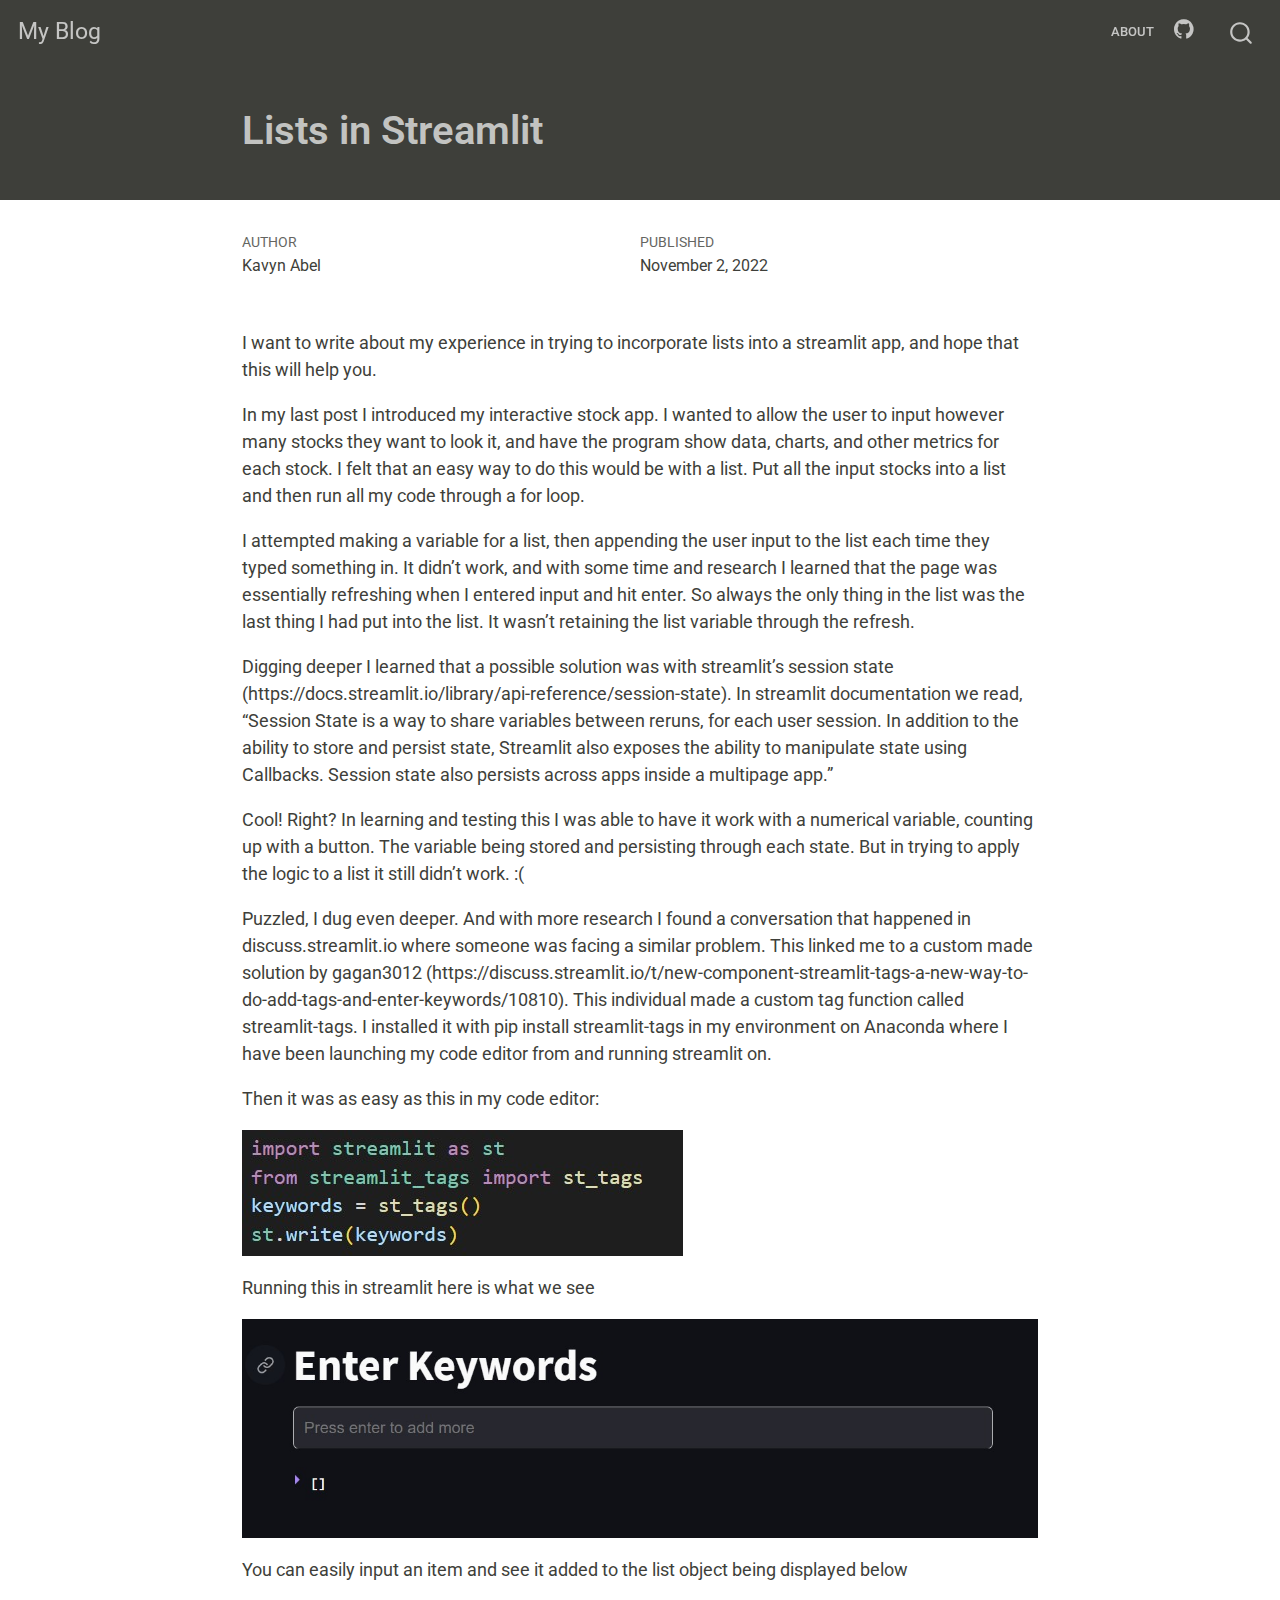
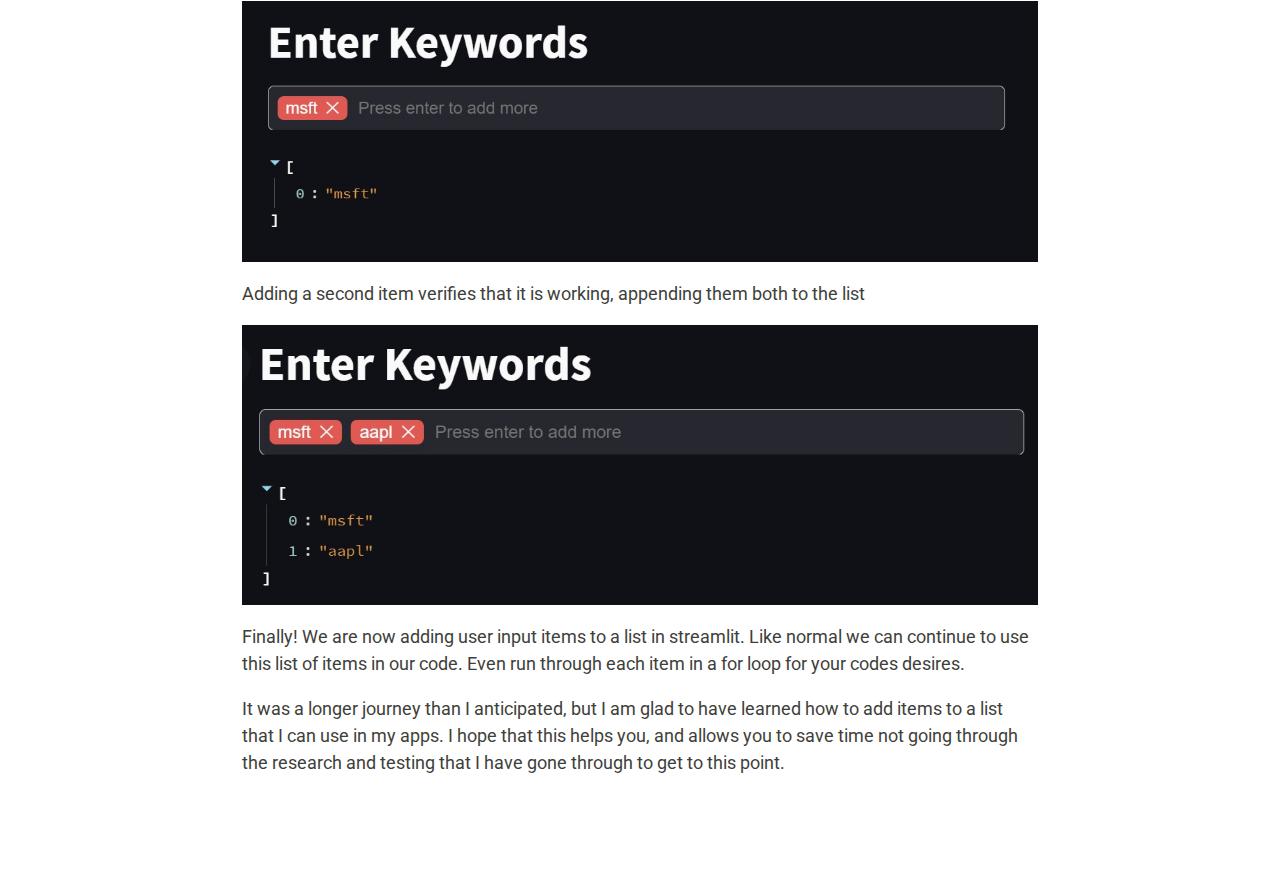
<file: docs/posts/second_post/index.html>
<!DOCTYPE html>
<html xmlns="http://www.w3.org/1999/xhtml" lang="en" xml:lang="en"><head>

<meta charset="utf-8">
<meta name="generator" content="quarto-1.1.251">

<meta name="viewport" content="width=device-width, initial-scale=1.0, user-scalable=yes">

<meta name="author" content="Kavyn Abel">
<meta name="dcterms.date" content="2022-11-02">

<title>My Blog - Lists in Streamlit</title>
<style>
code{white-space: pre-wrap;}
span.smallcaps{font-variant: small-caps;}
div.columns{display: flex; gap: min(4vw, 1.5em);}
div.column{flex: auto; overflow-x: auto;}
div.hanging-indent{margin-left: 1.5em; text-indent: -1.5em;}
ul.task-list{list-style: none;}
ul.task-list li input[type="checkbox"] {
  width: 0.8em;
  margin: 0 0.8em 0.2em -1.6em;
  vertical-align: middle;
}
</style>


<script src="../../site_libs/quarto-nav/quarto-nav.js"></script>
<script src="../../site_libs/quarto-nav/headroom.min.js"></script>
<script src="../../site_libs/clipboard/clipboard.min.js"></script>
<script src="../../site_libs/quarto-search/autocomplete.umd.js"></script>
<script src="../../site_libs/quarto-search/fuse.min.js"></script>
<script src="../../site_libs/quarto-search/quarto-search.js"></script>
<meta name="quarto:offset" content="../../">
<script src="../../site_libs/quarto-html/quarto.js"></script>
<script src="../../site_libs/quarto-html/popper.min.js"></script>
<script src="../../site_libs/quarto-html/tippy.umd.min.js"></script>
<script src="../../site_libs/quarto-html/anchor.min.js"></script>
<link href="../../site_libs/quarto-html/tippy.css" rel="stylesheet">
<link href="../../site_libs/quarto-html/quarto-syntax-highlighting.css" rel="stylesheet" id="quarto-text-highlighting-styles">
<script src="../../site_libs/bootstrap/bootstrap.min.js"></script>
<link href="../../site_libs/bootstrap/bootstrap-icons.css" rel="stylesheet">
<link href="../../site_libs/bootstrap/bootstrap.min.css" rel="stylesheet" id="quarto-bootstrap" data-mode="light">
<script id="quarto-search-options" type="application/json">{
  "location": "navbar",
  "copy-button": false,
  "collapse-after": 3,
  "panel-placement": "end",
  "type": "overlay",
  "limit": 20,
  "language": {
    "search-no-results-text": "No results",
    "search-matching-documents-text": "matching documents",
    "search-copy-link-title": "Copy link to search",
    "search-hide-matches-text": "Hide additional matches",
    "search-more-match-text": "more match in this document",
    "search-more-matches-text": "more matches in this document",
    "search-clear-button-title": "Clear",
    "search-detached-cancel-button-title": "Cancel",
    "search-submit-button-title": "Submit"
  }
}</script>


<link rel="stylesheet" href="../../styles.css">
</head>

<body class="nav-fixed fullcontent">

<div id="quarto-search-results"></div>
  <header id="quarto-header" class="headroom fixed-top">
    <nav class="navbar navbar-expand-lg navbar-dark ">
      <div class="navbar-container container-fluid">
      <div class="navbar-brand-container">
    <a class="navbar-brand" href="../../index.html">
    <span class="navbar-title">My Blog</span>
    </a>
  </div>
          <button class="navbar-toggler" type="button" data-bs-toggle="collapse" data-bs-target="#navbarCollapse" aria-controls="navbarCollapse" aria-expanded="false" aria-label="Toggle navigation" onclick="if (window.quartoToggleHeadroom) { window.quartoToggleHeadroom(); }">
  <span class="navbar-toggler-icon"></span>
</button>
          <div class="collapse navbar-collapse" id="navbarCollapse">
            <ul class="navbar-nav navbar-nav-scroll ms-auto">
  <li class="nav-item">
    <a class="nav-link" href="../../about.html">About</a>
  </li>  
  <li class="nav-item compact">
    <a class="nav-link" href="https://github.com/kavynabel"><i class="bi bi-github" role="img">
</i> 
 </a>
  </li>  
</ul>
              <div id="quarto-search" class="" title="Search"></div>
          </div> <!-- /navcollapse -->
      </div> <!-- /container-fluid -->
    </nav>
</header>
<!-- content -->
<header id="title-block-header" class="quarto-title-block default page-columns page-full">
  <div class="quarto-title-banner page-columns page-full">
    <div class="quarto-title column-body">
      <h1 class="title">Lists in Streamlit</h1>
                      </div>
  </div>
    
  
  <div class="quarto-title-meta">

      <div>
      <div class="quarto-title-meta-heading">Author</div>
      <div class="quarto-title-meta-contents">
               <p>Kavyn Abel </p>
            </div>
    </div>
      
      <div>
      <div class="quarto-title-meta-heading">Published</div>
      <div class="quarto-title-meta-contents">
        <p class="date">November 2, 2022</p>
      </div>
    </div>
      
    </div>
    
  
  </header><div id="quarto-content" class="quarto-container page-columns page-rows-contents page-layout-article page-navbar">
<!-- sidebar -->
<!-- margin-sidebar -->
    
<!-- main -->
<main class="content quarto-banner-title-block" id="quarto-document-content">




<p>I want to write about my experience in trying to incorporate lists into a streamlit app, and hope that this will help you.</p>
<p>In my last post I introduced my interactive stock app. I wanted to allow the user to input however many stocks they want to look it, and have the program show data, charts, and other metrics for each stock. I felt that an easy way to do this would be with a list. Put all the input stocks into a list and then run all my code through a for loop.</p>
<p>I attempted making a variable for a list, then appending the user input to the list each time they typed something in. It didn’t work, and with some time and research I learned that the page was essentially refreshing when I entered input and hit enter. So always the only thing in the list was the last thing I had put into the list. It wasn’t retaining the list variable through the refresh.</p>
<p>Digging deeper I learned that a possible solution was with streamlit’s session state (https://docs.streamlit.io/library/api-reference/session-state). In streamlit documentation we read, “Session State is a way to share variables between reruns, for each user session. In addition to the ability to store and persist state, Streamlit also exposes the ability to manipulate state using Callbacks. Session state also persists across apps inside a multipage app.”</p>
<p>Cool! Right? In learning and testing this I was able to have it work with a numerical variable, counting up with a button. The variable being stored and persisting through each state. But in trying to apply the logic to a list it still didn’t work. :(</p>
<p>Puzzled, I dug even deeper. And with more research I found a conversation that happened in discuss.streamlit.io where someone was facing a similar problem. This linked me to a custom made solution by gagan3012 (https://discuss.streamlit.io/t/new-component-streamlit-tags-a-new-way-to-do-add-tags-and-enter-keywords/10810). This individual made a custom tag function called streamlit-tags. I installed it with pip install streamlit-tags in my environment on Anaconda where I have been launching my code editor from and running streamlit on.</p>
<p>Then it was as easy as this in my code editor:</p>
<p><img src="list_code.jpg" class="img-fluid"></p>
<p>Running this in streamlit here is what we see</p>
<p><img src="start_screen.jpg" class="img-fluid"></p>
<p>You can easily input an item and see it added to the list object being displayed below</p>
<p><img src="first_list_item.jpg" class="img-fluid"></p>
<p>Adding a second item verifies that it is working, appending them both to the list</p>
<p><img src="second_list_item.jpg" class="img-fluid"></p>
<p>Finally! We are now adding user input items to a list in streamlit. Like normal we can continue to use this list of items in our code. Even run through each item in a for loop for your codes desires.</p>
<p>It was a longer journey than I anticipated, but I am glad to have learned how to add items to a list that I can use in my apps. I hope that this helps you, and allows you to save time not going through the research and testing that I have gone through to get to this point.</p>



</main> <!-- /main -->
<script id="quarto-html-after-body" type="application/javascript">
window.document.addEventListener("DOMContentLoaded", function (event) {
  const toggleBodyColorMode = (bsSheetEl) => {
    const mode = bsSheetEl.getAttribute("data-mode");
    const bodyEl = window.document.querySelector("body");
    if (mode === "dark") {
      bodyEl.classList.add("quarto-dark");
      bodyEl.classList.remove("quarto-light");
    } else {
      bodyEl.classList.add("quarto-light");
      bodyEl.classList.remove("quarto-dark");
    }
  }
  const toggleBodyColorPrimary = () => {
    const bsSheetEl = window.document.querySelector("link#quarto-bootstrap");
    if (bsSheetEl) {
      toggleBodyColorMode(bsSheetEl);
    }
  }
  toggleBodyColorPrimary();  
  const icon = "";
  const anchorJS = new window.AnchorJS();
  anchorJS.options = {
    placement: 'right',
    icon: icon
  };
  anchorJS.add('.anchored');
  const clipboard = new window.ClipboardJS('.code-copy-button', {
    target: function(trigger) {
      return trigger.previousElementSibling;
    }
  });
  clipboard.on('success', function(e) {
    // button target
    const button = e.trigger;
    // don't keep focus
    button.blur();
    // flash "checked"
    button.classList.add('code-copy-button-checked');
    var currentTitle = button.getAttribute("title");
    button.setAttribute("title", "Copied!");
    setTimeout(function() {
      button.setAttribute("title", currentTitle);
      button.classList.remove('code-copy-button-checked');
    }, 1000);
    // clear code selection
    e.clearSelection();
  });
  function tippyHover(el, contentFn) {
    const config = {
      allowHTML: true,
      content: contentFn,
      maxWidth: 500,
      delay: 100,
      arrow: false,
      appendTo: function(el) {
          return el.parentElement;
      },
      interactive: true,
      interactiveBorder: 10,
      theme: 'quarto',
      placement: 'bottom-start'
    };
    window.tippy(el, config); 
  }
  const noterefs = window.document.querySelectorAll('a[role="doc-noteref"]');
  for (var i=0; i<noterefs.length; i++) {
    const ref = noterefs[i];
    tippyHover(ref, function() {
      // use id or data attribute instead here
      let href = ref.getAttribute('data-footnote-href') || ref.getAttribute('href');
      try { href = new URL(href).hash; } catch {}
      const id = href.replace(/^#\/?/, "");
      const note = window.document.getElementById(id);
      return note.innerHTML;
    });
  }
  var bibliorefs = window.document.querySelectorAll('a[role="doc-biblioref"]');
  for (var i=0; i<bibliorefs.length; i++) {
    const ref = bibliorefs[i];
    const cites = ref.parentNode.getAttribute('data-cites').split(' ');
    tippyHover(ref, function() {
      var popup = window.document.createElement('div');
      cites.forEach(function(cite) {
        var citeDiv = window.document.createElement('div');
        citeDiv.classList.add('hanging-indent');
        citeDiv.classList.add('csl-entry');
        var biblioDiv = window.document.getElementById('ref-' + cite);
        if (biblioDiv) {
          citeDiv.innerHTML = biblioDiv.innerHTML;
        }
        popup.appendChild(citeDiv);
      });
      return popup.innerHTML;
    });
  }
});
</script>
</div> <!-- /content -->



</body></html>
</file>
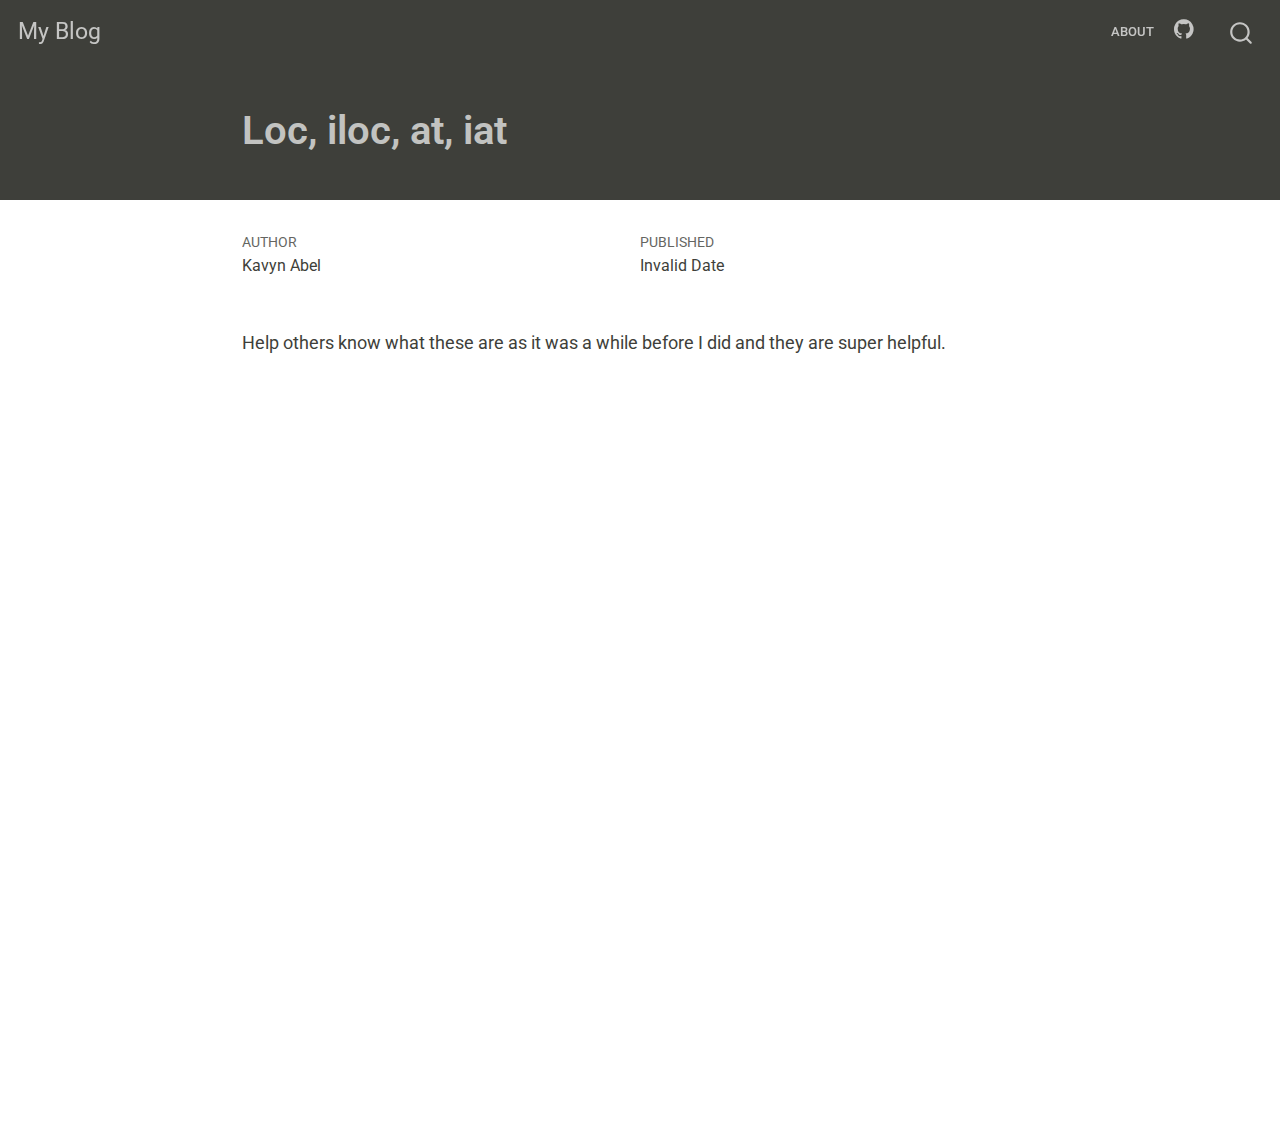
<file: docs/posts/seventh_post/index.html>
<!DOCTYPE html>
<html xmlns="http://www.w3.org/1999/xhtml" lang="en" xml:lang="en"><head>

<meta charset="utf-8">
<meta name="generator" content="quarto-1.1.251">

<meta name="viewport" content="width=device-width, initial-scale=1.0, user-scalable=yes">

<meta name="author" content="Kavyn Abel">

<title>My Blog - Loc, iloc, at, iat</title>
<style>
code{white-space: pre-wrap;}
span.smallcaps{font-variant: small-caps;}
div.columns{display: flex; gap: min(4vw, 1.5em);}
div.column{flex: auto; overflow-x: auto;}
div.hanging-indent{margin-left: 1.5em; text-indent: -1.5em;}
ul.task-list{list-style: none;}
ul.task-list li input[type="checkbox"] {
  width: 0.8em;
  margin: 0 0.8em 0.2em -1.6em;
  vertical-align: middle;
}
</style>


<script src="../../site_libs/quarto-nav/quarto-nav.js"></script>
<script src="../../site_libs/quarto-nav/headroom.min.js"></script>
<script src="../../site_libs/clipboard/clipboard.min.js"></script>
<script src="../../site_libs/quarto-search/autocomplete.umd.js"></script>
<script src="../../site_libs/quarto-search/fuse.min.js"></script>
<script src="../../site_libs/quarto-search/quarto-search.js"></script>
<meta name="quarto:offset" content="../../">
<script src="../../site_libs/quarto-html/quarto.js"></script>
<script src="../../site_libs/quarto-html/popper.min.js"></script>
<script src="../../site_libs/quarto-html/tippy.umd.min.js"></script>
<script src="../../site_libs/quarto-html/anchor.min.js"></script>
<link href="../../site_libs/quarto-html/tippy.css" rel="stylesheet">
<link href="../../site_libs/quarto-html/quarto-syntax-highlighting.css" rel="stylesheet" id="quarto-text-highlighting-styles">
<script src="../../site_libs/bootstrap/bootstrap.min.js"></script>
<link href="../../site_libs/bootstrap/bootstrap-icons.css" rel="stylesheet">
<link href="../../site_libs/bootstrap/bootstrap.min.css" rel="stylesheet" id="quarto-bootstrap" data-mode="light">
<script id="quarto-search-options" type="application/json">{
  "location": "navbar",
  "copy-button": false,
  "collapse-after": 3,
  "panel-placement": "end",
  "type": "overlay",
  "limit": 20,
  "language": {
    "search-no-results-text": "No results",
    "search-matching-documents-text": "matching documents",
    "search-copy-link-title": "Copy link to search",
    "search-hide-matches-text": "Hide additional matches",
    "search-more-match-text": "more match in this document",
    "search-more-matches-text": "more matches in this document",
    "search-clear-button-title": "Clear",
    "search-detached-cancel-button-title": "Cancel",
    "search-submit-button-title": "Submit"
  }
}</script>


<link rel="stylesheet" href="../../styles.css">
</head>

<body class="nav-fixed fullcontent">

<div id="quarto-search-results"></div>
  <header id="quarto-header" class="headroom fixed-top">
    <nav class="navbar navbar-expand-lg navbar-dark ">
      <div class="navbar-container container-fluid">
      <div class="navbar-brand-container">
    <a class="navbar-brand" href="../../index.html">
    <span class="navbar-title">My Blog</span>
    </a>
  </div>
          <button class="navbar-toggler" type="button" data-bs-toggle="collapse" data-bs-target="#navbarCollapse" aria-controls="navbarCollapse" aria-expanded="false" aria-label="Toggle navigation" onclick="if (window.quartoToggleHeadroom) { window.quartoToggleHeadroom(); }">
  <span class="navbar-toggler-icon"></span>
</button>
          <div class="collapse navbar-collapse" id="navbarCollapse">
            <ul class="navbar-nav navbar-nav-scroll ms-auto">
  <li class="nav-item">
    <a class="nav-link" href="../../about.html">About</a>
  </li>  
  <li class="nav-item compact">
    <a class="nav-link" href="https://github.com/kavynabel"><i class="bi bi-github" role="img">
</i> 
 </a>
  </li>  
</ul>
              <div id="quarto-search" class="" title="Search"></div>
          </div> <!-- /navcollapse -->
      </div> <!-- /container-fluid -->
    </nav>
</header>
<!-- content -->
<header id="title-block-header" class="quarto-title-block default page-columns page-full">
  <div class="quarto-title-banner page-columns page-full">
    <div class="quarto-title column-body">
      <h1 class="title">Loc, iloc, at, iat</h1>
                      </div>
  </div>
    
  
  <div class="quarto-title-meta">

      <div>
      <div class="quarto-title-meta-heading">Author</div>
      <div class="quarto-title-meta-contents">
               <p>Kavyn Abel </p>
            </div>
    </div>
      
      <div>
      <div class="quarto-title-meta-heading">Published</div>
      <div class="quarto-title-meta-contents">
        <p class="date">Invalid Date</p>
      </div>
    </div>
      
    </div>
    
  
  </header><div id="quarto-content" class="quarto-container page-columns page-rows-contents page-layout-article page-navbar">
<!-- sidebar -->
<!-- margin-sidebar -->
    
<!-- main -->
<main class="content quarto-banner-title-block" id="quarto-document-content">




<p>Help others know what these are as it was a while before I did and they are super helpful.</p>



</main> <!-- /main -->
<script id="quarto-html-after-body" type="application/javascript">
window.document.addEventListener("DOMContentLoaded", function (event) {
  const toggleBodyColorMode = (bsSheetEl) => {
    const mode = bsSheetEl.getAttribute("data-mode");
    const bodyEl = window.document.querySelector("body");
    if (mode === "dark") {
      bodyEl.classList.add("quarto-dark");
      bodyEl.classList.remove("quarto-light");
    } else {
      bodyEl.classList.add("quarto-light");
      bodyEl.classList.remove("quarto-dark");
    }
  }
  const toggleBodyColorPrimary = () => {
    const bsSheetEl = window.document.querySelector("link#quarto-bootstrap");
    if (bsSheetEl) {
      toggleBodyColorMode(bsSheetEl);
    }
  }
  toggleBodyColorPrimary();  
  const icon = "";
  const anchorJS = new window.AnchorJS();
  anchorJS.options = {
    placement: 'right',
    icon: icon
  };
  anchorJS.add('.anchored');
  const clipboard = new window.ClipboardJS('.code-copy-button', {
    target: function(trigger) {
      return trigger.previousElementSibling;
    }
  });
  clipboard.on('success', function(e) {
    // button target
    const button = e.trigger;
    // don't keep focus
    button.blur();
    // flash "checked"
    button.classList.add('code-copy-button-checked');
    var currentTitle = button.getAttribute("title");
    button.setAttribute("title", "Copied!");
    setTimeout(function() {
      button.setAttribute("title", currentTitle);
      button.classList.remove('code-copy-button-checked');
    }, 1000);
    // clear code selection
    e.clearSelection();
  });
  function tippyHover(el, contentFn) {
    const config = {
      allowHTML: true,
      content: contentFn,
      maxWidth: 500,
      delay: 100,
      arrow: false,
      appendTo: function(el) {
          return el.parentElement;
      },
      interactive: true,
      interactiveBorder: 10,
      theme: 'quarto',
      placement: 'bottom-start'
    };
    window.tippy(el, config); 
  }
  const noterefs = window.document.querySelectorAll('a[role="doc-noteref"]');
  for (var i=0; i<noterefs.length; i++) {
    const ref = noterefs[i];
    tippyHover(ref, function() {
      // use id or data attribute instead here
      let href = ref.getAttribute('data-footnote-href') || ref.getAttribute('href');
      try { href = new URL(href).hash; } catch {}
      const id = href.replace(/^#\/?/, "");
      const note = window.document.getElementById(id);
      return note.innerHTML;
    });
  }
  var bibliorefs = window.document.querySelectorAll('a[role="doc-biblioref"]');
  for (var i=0; i<bibliorefs.length; i++) {
    const ref = bibliorefs[i];
    const cites = ref.parentNode.getAttribute('data-cites').split(' ');
    tippyHover(ref, function() {
      var popup = window.document.createElement('div');
      cites.forEach(function(cite) {
        var citeDiv = window.document.createElement('div');
        citeDiv.classList.add('hanging-indent');
        citeDiv.classList.add('csl-entry');
        var biblioDiv = window.document.getElementById('ref-' + cite);
        if (biblioDiv) {
          citeDiv.innerHTML = biblioDiv.innerHTML;
        }
        popup.appendChild(citeDiv);
      });
      return popup.innerHTML;
    });
  }
});
</script>
</div> <!-- /content -->



</body></html>
</file>
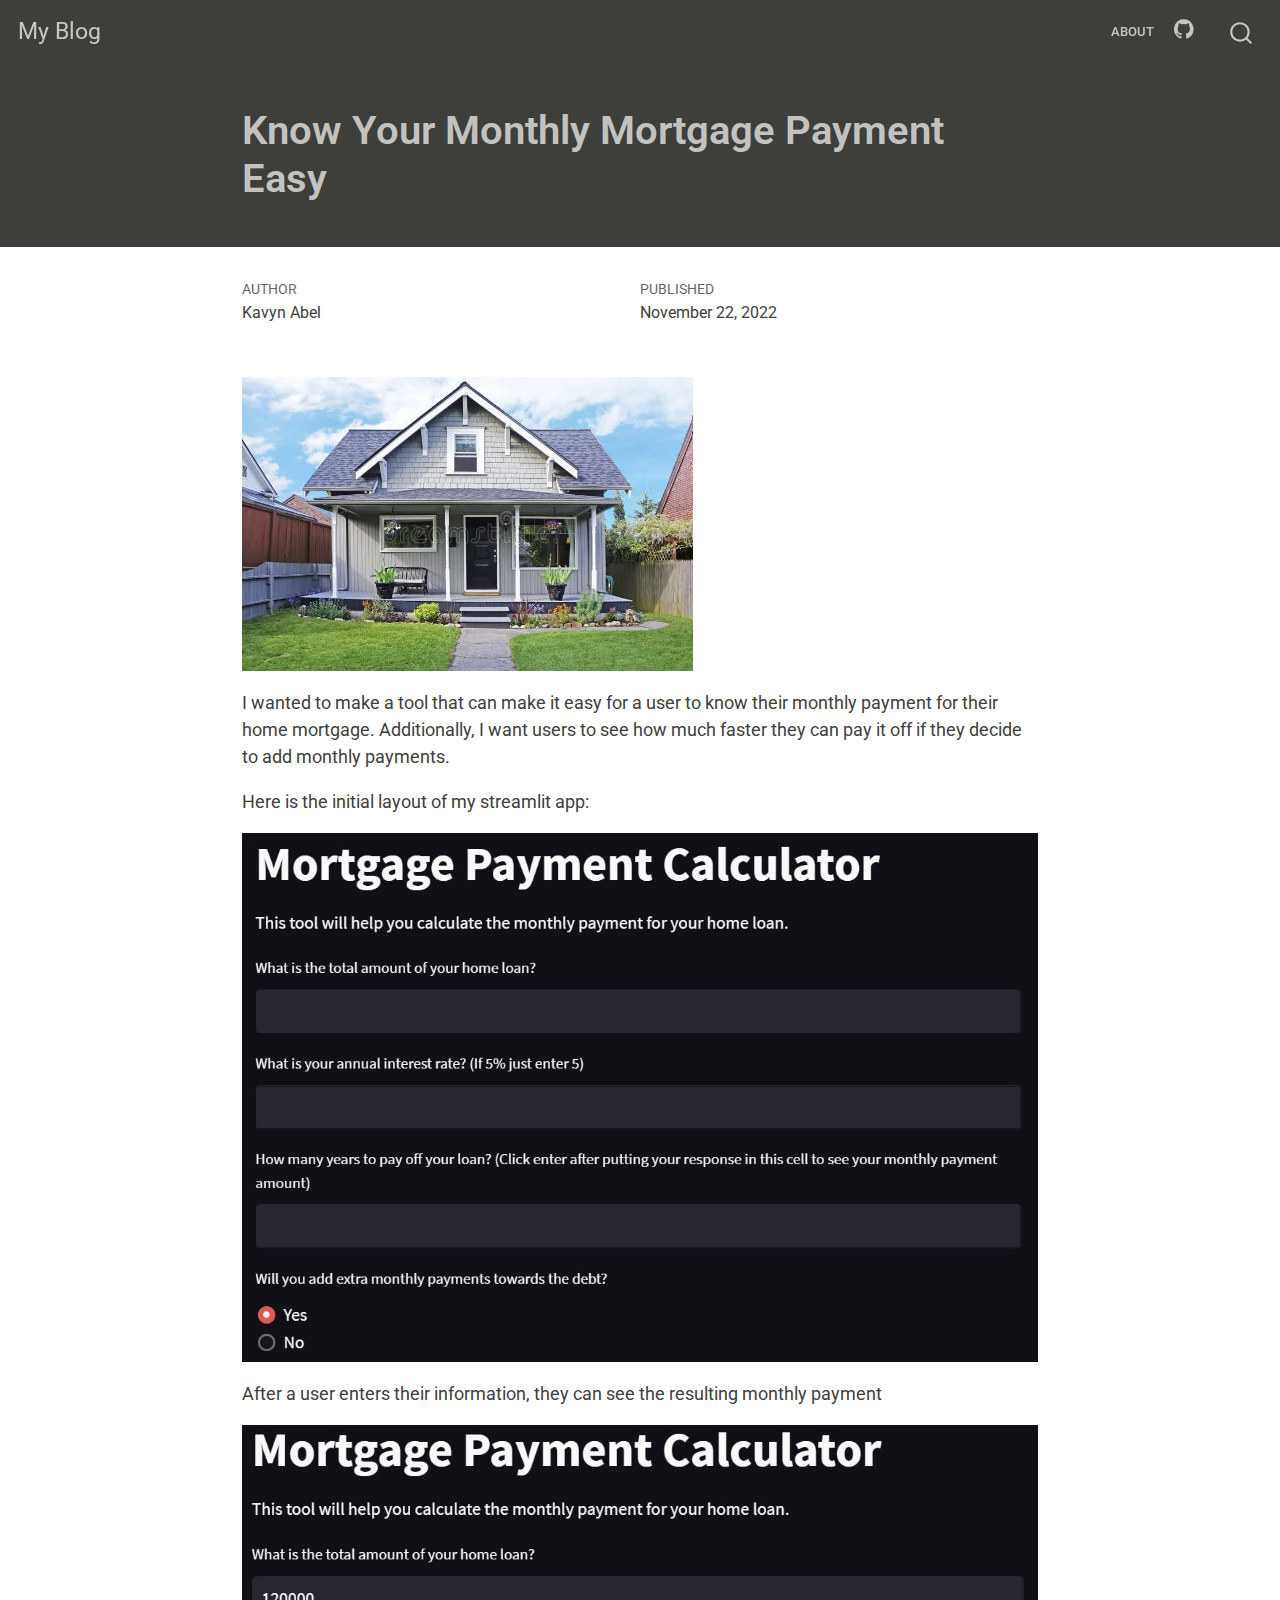
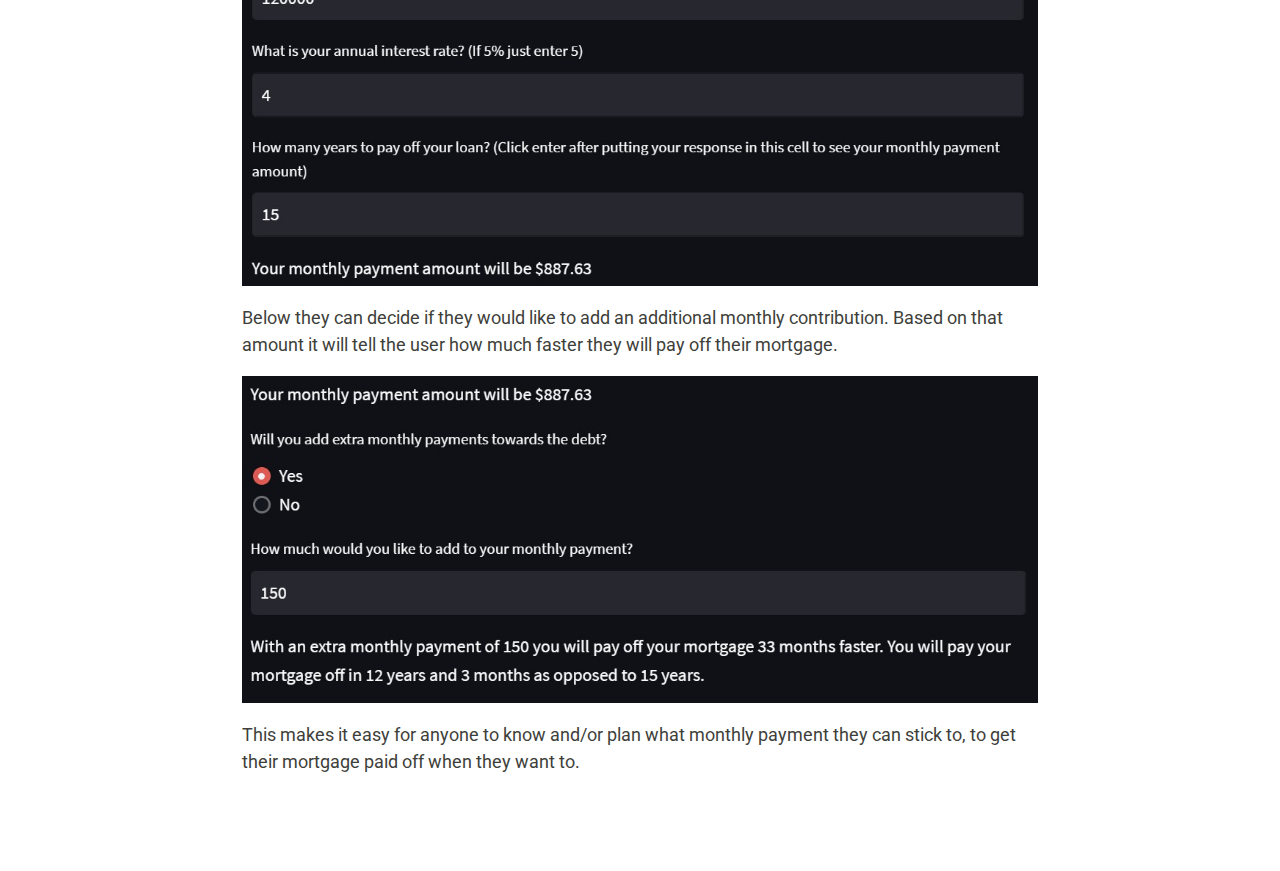
<file: docs/posts/sixth_post/index.html>
<!DOCTYPE html>
<html xmlns="http://www.w3.org/1999/xhtml" lang="en" xml:lang="en"><head>

<meta charset="utf-8">
<meta name="generator" content="quarto-1.1.251">

<meta name="viewport" content="width=device-width, initial-scale=1.0, user-scalable=yes">

<meta name="author" content="Kavyn Abel">
<meta name="dcterms.date" content="2022-11-22">

<title>My Blog - Know Your Monthly Mortgage Payment Easy</title>
<style>
code{white-space: pre-wrap;}
span.smallcaps{font-variant: small-caps;}
div.columns{display: flex; gap: min(4vw, 1.5em);}
div.column{flex: auto; overflow-x: auto;}
div.hanging-indent{margin-left: 1.5em; text-indent: -1.5em;}
ul.task-list{list-style: none;}
ul.task-list li input[type="checkbox"] {
  width: 0.8em;
  margin: 0 0.8em 0.2em -1.6em;
  vertical-align: middle;
}
</style>


<script src="../../site_libs/quarto-nav/quarto-nav.js"></script>
<script src="../../site_libs/quarto-nav/headroom.min.js"></script>
<script src="../../site_libs/clipboard/clipboard.min.js"></script>
<script src="../../site_libs/quarto-search/autocomplete.umd.js"></script>
<script src="../../site_libs/quarto-search/fuse.min.js"></script>
<script src="../../site_libs/quarto-search/quarto-search.js"></script>
<meta name="quarto:offset" content="../../">
<script src="../../site_libs/quarto-html/quarto.js"></script>
<script src="../../site_libs/quarto-html/popper.min.js"></script>
<script src="../../site_libs/quarto-html/tippy.umd.min.js"></script>
<script src="../../site_libs/quarto-html/anchor.min.js"></script>
<link href="../../site_libs/quarto-html/tippy.css" rel="stylesheet">
<link href="../../site_libs/quarto-html/quarto-syntax-highlighting.css" rel="stylesheet" id="quarto-text-highlighting-styles">
<script src="../../site_libs/bootstrap/bootstrap.min.js"></script>
<link href="../../site_libs/bootstrap/bootstrap-icons.css" rel="stylesheet">
<link href="../../site_libs/bootstrap/bootstrap.min.css" rel="stylesheet" id="quarto-bootstrap" data-mode="light">
<script id="quarto-search-options" type="application/json">{
  "location": "navbar",
  "copy-button": false,
  "collapse-after": 3,
  "panel-placement": "end",
  "type": "overlay",
  "limit": 20,
  "language": {
    "search-no-results-text": "No results",
    "search-matching-documents-text": "matching documents",
    "search-copy-link-title": "Copy link to search",
    "search-hide-matches-text": "Hide additional matches",
    "search-more-match-text": "more match in this document",
    "search-more-matches-text": "more matches in this document",
    "search-clear-button-title": "Clear",
    "search-detached-cancel-button-title": "Cancel",
    "search-submit-button-title": "Submit"
  }
}</script>


<link rel="stylesheet" href="../../styles.css">
</head>

<body class="nav-fixed fullcontent">

<div id="quarto-search-results"></div>
  <header id="quarto-header" class="headroom fixed-top">
    <nav class="navbar navbar-expand-lg navbar-dark ">
      <div class="navbar-container container-fluid">
      <div class="navbar-brand-container">
    <a class="navbar-brand" href="../../index.html">
    <span class="navbar-title">My Blog</span>
    </a>
  </div>
          <button class="navbar-toggler" type="button" data-bs-toggle="collapse" data-bs-target="#navbarCollapse" aria-controls="navbarCollapse" aria-expanded="false" aria-label="Toggle navigation" onclick="if (window.quartoToggleHeadroom) { window.quartoToggleHeadroom(); }">
  <span class="navbar-toggler-icon"></span>
</button>
          <div class="collapse navbar-collapse" id="navbarCollapse">
            <ul class="navbar-nav navbar-nav-scroll ms-auto">
  <li class="nav-item">
    <a class="nav-link" href="../../about.html">About</a>
  </li>  
  <li class="nav-item compact">
    <a class="nav-link" href="https://github.com/kavynabel"><i class="bi bi-github" role="img">
</i> 
 </a>
  </li>  
</ul>
              <div id="quarto-search" class="" title="Search"></div>
          </div> <!-- /navcollapse -->
      </div> <!-- /container-fluid -->
    </nav>
</header>
<!-- content -->
<header id="title-block-header" class="quarto-title-block default page-columns page-full">
  <div class="quarto-title-banner page-columns page-full">
    <div class="quarto-title column-body">
      <h1 class="title">Know Your Monthly Mortgage Payment Easy</h1>
                      </div>
  </div>
    
  
  <div class="quarto-title-meta">

      <div>
      <div class="quarto-title-meta-heading">Author</div>
      <div class="quarto-title-meta-contents">
               <p>Kavyn Abel </p>
            </div>
    </div>
      
      <div>
      <div class="quarto-title-meta-heading">Published</div>
      <div class="quarto-title-meta-contents">
        <p class="date">November 22, 2022</p>
      </div>
    </div>
      
    </div>
    
  
  </header><div id="quarto-content" class="quarto-container page-columns page-rows-contents page-layout-article page-navbar">
<!-- sidebar -->
<!-- margin-sidebar -->
    
<!-- main -->
<main class="content quarto-banner-title-block" id="quarto-document-content">




<p><img src="house.jpg" class="img-fluid"></p>
<p>I wanted to make a tool that can make it easy for a user to know their monthly payment for their home mortgage. Additionally, I want users to see how much faster they can pay it off if they decide to add monthly payments.</p>
<p>Here is the initial layout of my streamlit app:</p>
<p><img src="mortgage_page.jpg" class="img-fluid"></p>
<p>After a user enters their information, they can see the resulting monthly payment</p>
<p><img src="initial_payment.jpg" class="img-fluid"></p>
<p>Below they can decide if they would like to add an additional monthly contribution. Based on that amount it will tell the user how much faster they will pay off their mortgage.</p>
<p><img src="adjusted_payment.jpg" class="img-fluid"></p>
<p>This makes it easy for anyone to know and/or plan what monthly payment they can stick to, to get their mortgage paid off when they want to.</p>



</main> <!-- /main -->
<script id="quarto-html-after-body" type="application/javascript">
window.document.addEventListener("DOMContentLoaded", function (event) {
  const toggleBodyColorMode = (bsSheetEl) => {
    const mode = bsSheetEl.getAttribute("data-mode");
    const bodyEl = window.document.querySelector("body");
    if (mode === "dark") {
      bodyEl.classList.add("quarto-dark");
      bodyEl.classList.remove("quarto-light");
    } else {
      bodyEl.classList.add("quarto-light");
      bodyEl.classList.remove("quarto-dark");
    }
  }
  const toggleBodyColorPrimary = () => {
    const bsSheetEl = window.document.querySelector("link#quarto-bootstrap");
    if (bsSheetEl) {
      toggleBodyColorMode(bsSheetEl);
    }
  }
  toggleBodyColorPrimary();  
  const icon = "";
  const anchorJS = new window.AnchorJS();
  anchorJS.options = {
    placement: 'right',
    icon: icon
  };
  anchorJS.add('.anchored');
  const clipboard = new window.ClipboardJS('.code-copy-button', {
    target: function(trigger) {
      return trigger.previousElementSibling;
    }
  });
  clipboard.on('success', function(e) {
    // button target
    const button = e.trigger;
    // don't keep focus
    button.blur();
    // flash "checked"
    button.classList.add('code-copy-button-checked');
    var currentTitle = button.getAttribute("title");
    button.setAttribute("title", "Copied!");
    setTimeout(function() {
      button.setAttribute("title", currentTitle);
      button.classList.remove('code-copy-button-checked');
    }, 1000);
    // clear code selection
    e.clearSelection();
  });
  function tippyHover(el, contentFn) {
    const config = {
      allowHTML: true,
      content: contentFn,
      maxWidth: 500,
      delay: 100,
      arrow: false,
      appendTo: function(el) {
          return el.parentElement;
      },
      interactive: true,
      interactiveBorder: 10,
      theme: 'quarto',
      placement: 'bottom-start'
    };
    window.tippy(el, config); 
  }
  const noterefs = window.document.querySelectorAll('a[role="doc-noteref"]');
  for (var i=0; i<noterefs.length; i++) {
    const ref = noterefs[i];
    tippyHover(ref, function() {
      // use id or data attribute instead here
      let href = ref.getAttribute('data-footnote-href') || ref.getAttribute('href');
      try { href = new URL(href).hash; } catch {}
      const id = href.replace(/^#\/?/, "");
      const note = window.document.getElementById(id);
      return note.innerHTML;
    });
  }
  var bibliorefs = window.document.querySelectorAll('a[role="doc-biblioref"]');
  for (var i=0; i<bibliorefs.length; i++) {
    const ref = bibliorefs[i];
    const cites = ref.parentNode.getAttribute('data-cites').split(' ');
    tippyHover(ref, function() {
      var popup = window.document.createElement('div');
      cites.forEach(function(cite) {
        var citeDiv = window.document.createElement('div');
        citeDiv.classList.add('hanging-indent');
        citeDiv.classList.add('csl-entry');
        var biblioDiv = window.document.getElementById('ref-' + cite);
        if (biblioDiv) {
          citeDiv.innerHTML = biblioDiv.innerHTML;
        }
        popup.appendChild(citeDiv);
      });
      return popup.innerHTML;
    });
  }
});
</script>
</div> <!-- /content -->



</body></html>
</file>
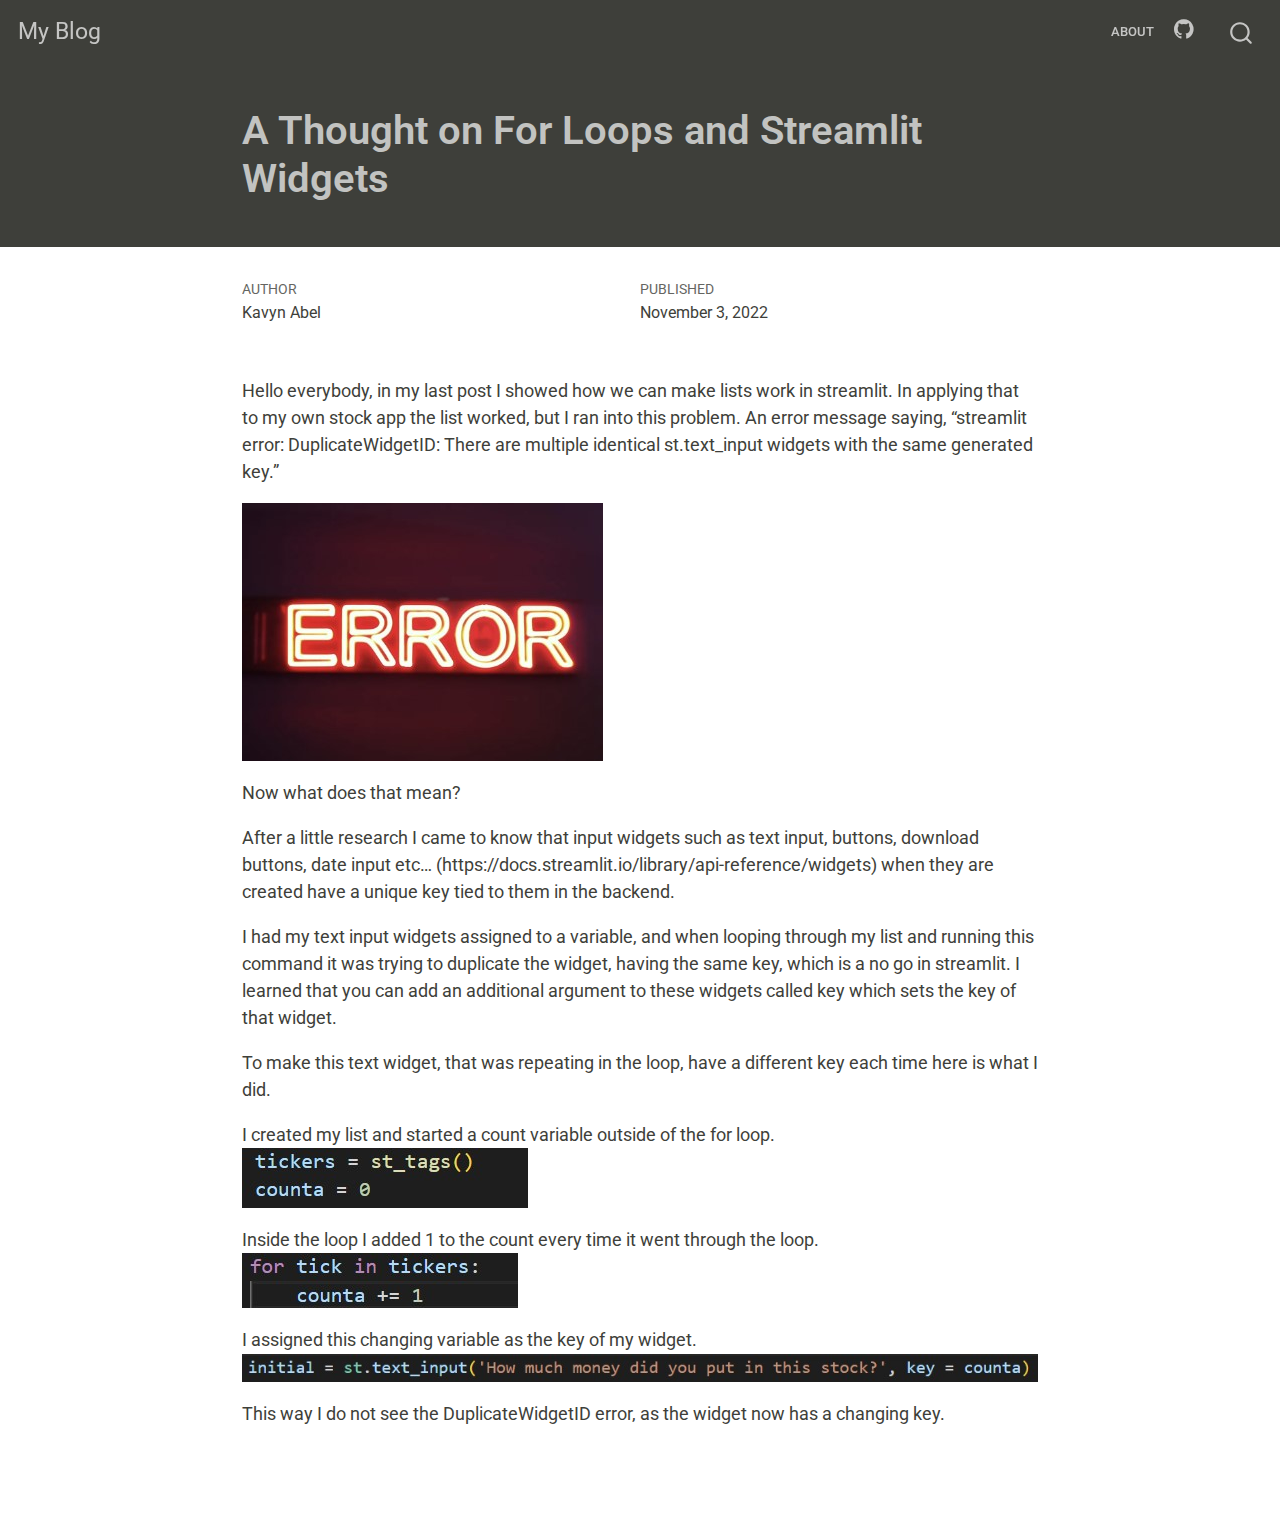
<file: docs/posts/third_post/index.html>
<!DOCTYPE html>
<html xmlns="http://www.w3.org/1999/xhtml" lang="en" xml:lang="en"><head>

<meta charset="utf-8">
<meta name="generator" content="quarto-1.1.251">

<meta name="viewport" content="width=device-width, initial-scale=1.0, user-scalable=yes">

<meta name="author" content="Kavyn Abel">
<meta name="dcterms.date" content="2022-11-03">

<title>My Blog - A Thought on For Loops and Streamlit Widgets</title>
<style>
code{white-space: pre-wrap;}
span.smallcaps{font-variant: small-caps;}
div.columns{display: flex; gap: min(4vw, 1.5em);}
div.column{flex: auto; overflow-x: auto;}
div.hanging-indent{margin-left: 1.5em; text-indent: -1.5em;}
ul.task-list{list-style: none;}
ul.task-list li input[type="checkbox"] {
  width: 0.8em;
  margin: 0 0.8em 0.2em -1.6em;
  vertical-align: middle;
}
</style>


<script src="../../site_libs/quarto-nav/quarto-nav.js"></script>
<script src="../../site_libs/quarto-nav/headroom.min.js"></script>
<script src="../../site_libs/clipboard/clipboard.min.js"></script>
<script src="../../site_libs/quarto-search/autocomplete.umd.js"></script>
<script src="../../site_libs/quarto-search/fuse.min.js"></script>
<script src="../../site_libs/quarto-search/quarto-search.js"></script>
<meta name="quarto:offset" content="../../">
<script src="../../site_libs/quarto-html/quarto.js"></script>
<script src="../../site_libs/quarto-html/popper.min.js"></script>
<script src="../../site_libs/quarto-html/tippy.umd.min.js"></script>
<script src="../../site_libs/quarto-html/anchor.min.js"></script>
<link href="../../site_libs/quarto-html/tippy.css" rel="stylesheet">
<link href="../../site_libs/quarto-html/quarto-syntax-highlighting.css" rel="stylesheet" id="quarto-text-highlighting-styles">
<script src="../../site_libs/bootstrap/bootstrap.min.js"></script>
<link href="../../site_libs/bootstrap/bootstrap-icons.css" rel="stylesheet">
<link href="../../site_libs/bootstrap/bootstrap.min.css" rel="stylesheet" id="quarto-bootstrap" data-mode="light">
<script id="quarto-search-options" type="application/json">{
  "location": "navbar",
  "copy-button": false,
  "collapse-after": 3,
  "panel-placement": "end",
  "type": "overlay",
  "limit": 20,
  "language": {
    "search-no-results-text": "No results",
    "search-matching-documents-text": "matching documents",
    "search-copy-link-title": "Copy link to search",
    "search-hide-matches-text": "Hide additional matches",
    "search-more-match-text": "more match in this document",
    "search-more-matches-text": "more matches in this document",
    "search-clear-button-title": "Clear",
    "search-detached-cancel-button-title": "Cancel",
    "search-submit-button-title": "Submit"
  }
}</script>


<link rel="stylesheet" href="../../styles.css">
</head>

<body class="nav-fixed fullcontent">

<div id="quarto-search-results"></div>
  <header id="quarto-header" class="headroom fixed-top">
    <nav class="navbar navbar-expand-lg navbar-dark ">
      <div class="navbar-container container-fluid">
      <div class="navbar-brand-container">
    <a class="navbar-brand" href="../../index.html">
    <span class="navbar-title">My Blog</span>
    </a>
  </div>
          <button class="navbar-toggler" type="button" data-bs-toggle="collapse" data-bs-target="#navbarCollapse" aria-controls="navbarCollapse" aria-expanded="false" aria-label="Toggle navigation" onclick="if (window.quartoToggleHeadroom) { window.quartoToggleHeadroom(); }">
  <span class="navbar-toggler-icon"></span>
</button>
          <div class="collapse navbar-collapse" id="navbarCollapse">
            <ul class="navbar-nav navbar-nav-scroll ms-auto">
  <li class="nav-item">
    <a class="nav-link" href="../../about.html">About</a>
  </li>  
  <li class="nav-item compact">
    <a class="nav-link" href="https://github.com/kavynabel"><i class="bi bi-github" role="img">
</i> 
 </a>
  </li>  
</ul>
              <div id="quarto-search" class="" title="Search"></div>
          </div> <!-- /navcollapse -->
      </div> <!-- /container-fluid -->
    </nav>
</header>
<!-- content -->
<header id="title-block-header" class="quarto-title-block default page-columns page-full">
  <div class="quarto-title-banner page-columns page-full">
    <div class="quarto-title column-body">
      <h1 class="title">A Thought on For Loops and Streamlit Widgets</h1>
                      </div>
  </div>
    
  
  <div class="quarto-title-meta">

      <div>
      <div class="quarto-title-meta-heading">Author</div>
      <div class="quarto-title-meta-contents">
               <p>Kavyn Abel </p>
            </div>
    </div>
      
      <div>
      <div class="quarto-title-meta-heading">Published</div>
      <div class="quarto-title-meta-contents">
        <p class="date">November 3, 2022</p>
      </div>
    </div>
      
    </div>
    
  
  </header><div id="quarto-content" class="quarto-container page-columns page-rows-contents page-layout-article page-navbar">
<!-- sidebar -->
<!-- margin-sidebar -->
    
<!-- main -->
<main class="content quarto-banner-title-block" id="quarto-document-content">




<p>Hello everybody, in my last post I showed how we can make lists work in streamlit. In applying that to my own stock app the list worked, but I ran into this problem. An error message saying, “streamlit error: DuplicateWidgetID: There are multiple identical st.text_input widgets with the same generated key.”</p>
<p><img src="error.jpg" class="img-fluid"></p>
<p>Now what does that mean?</p>
<p>After a little research I came to know that input widgets such as text input, buttons, download buttons, date input etc… (https://docs.streamlit.io/library/api-reference/widgets) when they are created have a unique key tied to them in the backend.</p>
<p>I had my text input widgets assigned to a variable, and when looping through my list and running this command it was trying to duplicate the widget, having the same key, which is a no go in streamlit. I learned that you can add an additional argument to these widgets called key which sets the key of that widget.</p>
<p>To make this text widget, that was repeating in the loop, have a different key each time here is what I did.</p>
<p>I created my list and started a count variable outside of the for loop. <img src="post3_image1.jpg" class="img-fluid"></p>
<p>Inside the loop I added 1 to the count every time it went through the loop. <img src="post3_image2.jpg" class="img-fluid"></p>
<p>I assigned this changing variable as the key of my widget. <img src="post3_image3.jpg" class="img-fluid"></p>
<p>This way I do not see the DuplicateWidgetID error, as the widget now has a changing key.</p>



</main> <!-- /main -->
<script id="quarto-html-after-body" type="application/javascript">
window.document.addEventListener("DOMContentLoaded", function (event) {
  const toggleBodyColorMode = (bsSheetEl) => {
    const mode = bsSheetEl.getAttribute("data-mode");
    const bodyEl = window.document.querySelector("body");
    if (mode === "dark") {
      bodyEl.classList.add("quarto-dark");
      bodyEl.classList.remove("quarto-light");
    } else {
      bodyEl.classList.add("quarto-light");
      bodyEl.classList.remove("quarto-dark");
    }
  }
  const toggleBodyColorPrimary = () => {
    const bsSheetEl = window.document.querySelector("link#quarto-bootstrap");
    if (bsSheetEl) {
      toggleBodyColorMode(bsSheetEl);
    }
  }
  toggleBodyColorPrimary();  
  const icon = "";
  const anchorJS = new window.AnchorJS();
  anchorJS.options = {
    placement: 'right',
    icon: icon
  };
  anchorJS.add('.anchored');
  const clipboard = new window.ClipboardJS('.code-copy-button', {
    target: function(trigger) {
      return trigger.previousElementSibling;
    }
  });
  clipboard.on('success', function(e) {
    // button target
    const button = e.trigger;
    // don't keep focus
    button.blur();
    // flash "checked"
    button.classList.add('code-copy-button-checked');
    var currentTitle = button.getAttribute("title");
    button.setAttribute("title", "Copied!");
    setTimeout(function() {
      button.setAttribute("title", currentTitle);
      button.classList.remove('code-copy-button-checked');
    }, 1000);
    // clear code selection
    e.clearSelection();
  });
  function tippyHover(el, contentFn) {
    const config = {
      allowHTML: true,
      content: contentFn,
      maxWidth: 500,
      delay: 100,
      arrow: false,
      appendTo: function(el) {
          return el.parentElement;
      },
      interactive: true,
      interactiveBorder: 10,
      theme: 'quarto',
      placement: 'bottom-start'
    };
    window.tippy(el, config); 
  }
  const noterefs = window.document.querySelectorAll('a[role="doc-noteref"]');
  for (var i=0; i<noterefs.length; i++) {
    const ref = noterefs[i];
    tippyHover(ref, function() {
      // use id or data attribute instead here
      let href = ref.getAttribute('data-footnote-href') || ref.getAttribute('href');
      try { href = new URL(href).hash; } catch {}
      const id = href.replace(/^#\/?/, "");
      const note = window.document.getElementById(id);
      return note.innerHTML;
    });
  }
  var bibliorefs = window.document.querySelectorAll('a[role="doc-biblioref"]');
  for (var i=0; i<bibliorefs.length; i++) {
    const ref = bibliorefs[i];
    const cites = ref.parentNode.getAttribute('data-cites').split(' ');
    tippyHover(ref, function() {
      var popup = window.document.createElement('div');
      cites.forEach(function(cite) {
        var citeDiv = window.document.createElement('div');
        citeDiv.classList.add('hanging-indent');
        citeDiv.classList.add('csl-entry');
        var biblioDiv = window.document.getElementById('ref-' + cite);
        if (biblioDiv) {
          citeDiv.innerHTML = biblioDiv.innerHTML;
        }
        popup.appendChild(citeDiv);
      });
      return popup.innerHTML;
    });
  }
});
</script>
</div> <!-- /content -->



</body></html>
</file>
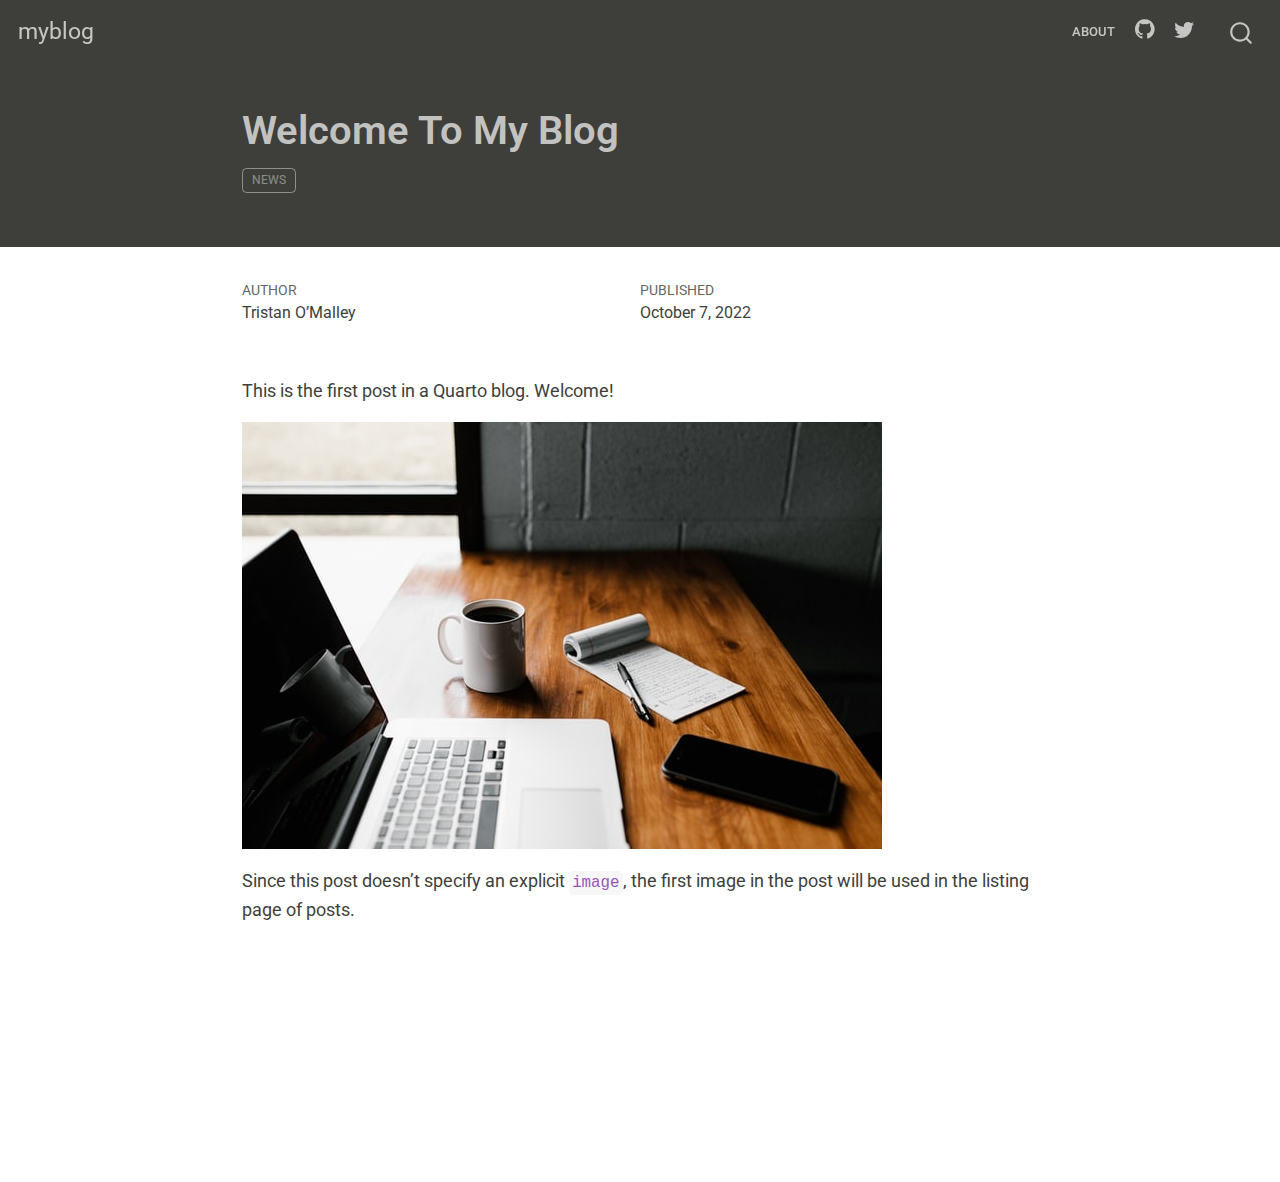
<file: docs/posts/welcome/index.html>
<!DOCTYPE html>
<html xmlns="http://www.w3.org/1999/xhtml" lang="en" xml:lang="en"><head>

<meta charset="utf-8">
<meta name="generator" content="quarto-1.1.251">

<meta name="viewport" content="width=device-width, initial-scale=1.0, user-scalable=yes">

<meta name="author" content="Tristan O’Malley">
<meta name="dcterms.date" content="2022-10-07">

<title>myblog - Welcome To My Blog</title>
<style>
code{white-space: pre-wrap;}
span.smallcaps{font-variant: small-caps;}
div.columns{display: flex; gap: min(4vw, 1.5em);}
div.column{flex: auto; overflow-x: auto;}
div.hanging-indent{margin-left: 1.5em; text-indent: -1.5em;}
ul.task-list{list-style: none;}
ul.task-list li input[type="checkbox"] {
  width: 0.8em;
  margin: 0 0.8em 0.2em -1.6em;
  vertical-align: middle;
}
</style>


<script src="../../site_libs/quarto-nav/quarto-nav.js"></script>
<script src="../../site_libs/quarto-nav/headroom.min.js"></script>
<script src="../../site_libs/clipboard/clipboard.min.js"></script>
<script src="../../site_libs/quarto-search/autocomplete.umd.js"></script>
<script src="../../site_libs/quarto-search/fuse.min.js"></script>
<script src="../../site_libs/quarto-search/quarto-search.js"></script>
<meta name="quarto:offset" content="../../">
<script src="../../site_libs/quarto-html/quarto.js"></script>
<script src="../../site_libs/quarto-html/popper.min.js"></script>
<script src="../../site_libs/quarto-html/tippy.umd.min.js"></script>
<script src="../../site_libs/quarto-html/anchor.min.js"></script>
<link href="../../site_libs/quarto-html/tippy.css" rel="stylesheet">
<link href="../../site_libs/quarto-html/quarto-syntax-highlighting.css" rel="stylesheet" id="quarto-text-highlighting-styles">
<script src="../../site_libs/bootstrap/bootstrap.min.js"></script>
<link href="../../site_libs/bootstrap/bootstrap-icons.css" rel="stylesheet">
<link href="../../site_libs/bootstrap/bootstrap.min.css" rel="stylesheet" id="quarto-bootstrap" data-mode="light">
<script id="quarto-search-options" type="application/json">{
  "location": "navbar",
  "copy-button": false,
  "collapse-after": 3,
  "panel-placement": "end",
  "type": "overlay",
  "limit": 20,
  "language": {
    "search-no-results-text": "No results",
    "search-matching-documents-text": "matching documents",
    "search-copy-link-title": "Copy link to search",
    "search-hide-matches-text": "Hide additional matches",
    "search-more-match-text": "more match in this document",
    "search-more-matches-text": "more matches in this document",
    "search-clear-button-title": "Clear",
    "search-detached-cancel-button-title": "Cancel",
    "search-submit-button-title": "Submit"
  }
}</script>


<link rel="stylesheet" href="../../styles.css">
</head>

<body class="nav-fixed fullcontent">

<div id="quarto-search-results"></div>
  <header id="quarto-header" class="headroom fixed-top">
    <nav class="navbar navbar-expand-lg navbar-dark ">
      <div class="navbar-container container-fluid">
      <div class="navbar-brand-container">
    <a class="navbar-brand" href="../../index.html">
    <span class="navbar-title">myblog</span>
    </a>
  </div>
          <button class="navbar-toggler" type="button" data-bs-toggle="collapse" data-bs-target="#navbarCollapse" aria-controls="navbarCollapse" aria-expanded="false" aria-label="Toggle navigation" onclick="if (window.quartoToggleHeadroom) { window.quartoToggleHeadroom(); }">
  <span class="navbar-toggler-icon"></span>
</button>
          <div class="collapse navbar-collapse" id="navbarCollapse">
            <ul class="navbar-nav navbar-nav-scroll ms-auto">
  <li class="nav-item">
    <a class="nav-link" href="../../about.html">About</a>
  </li>  
  <li class="nav-item compact">
    <a class="nav-link" href="https://github.com/"><i class="bi bi-github" role="img">
</i> 
 </a>
  </li>  
  <li class="nav-item compact">
    <a class="nav-link" href="https://twitter.com"><i class="bi bi-twitter" role="img">
</i> 
 </a>
  </li>  
</ul>
              <div id="quarto-search" class="" title="Search"></div>
          </div> <!-- /navcollapse -->
      </div> <!-- /container-fluid -->
    </nav>
</header>
<!-- content -->
<header id="title-block-header" class="quarto-title-block default page-columns page-full">
  <div class="quarto-title-banner page-columns page-full">
    <div class="quarto-title column-body">
      <h1 class="title">Welcome To My Blog</h1>
                                <div class="quarto-categories">
                <div class="quarto-category">news</div>
              </div>
                  </div>
  </div>
    
  
  <div class="quarto-title-meta">

      <div>
      <div class="quarto-title-meta-heading">Author</div>
      <div class="quarto-title-meta-contents">
               <p>Tristan O’Malley </p>
            </div>
    </div>
      
      <div>
      <div class="quarto-title-meta-heading">Published</div>
      <div class="quarto-title-meta-contents">
        <p class="date">October 7, 2022</p>
      </div>
    </div>
      
    </div>
    
  
  </header><div id="quarto-content" class="quarto-container page-columns page-rows-contents page-layout-article page-navbar">
<!-- sidebar -->
<!-- margin-sidebar -->
    
<!-- main -->
<main class="content quarto-banner-title-block" id="quarto-document-content">




<p>This is the first post in a Quarto blog. Welcome!</p>
<p><img src="thumbnail.jpg" class="img-fluid"></p>
<p>Since this post doesn’t specify an explicit <code>image</code>, the first image in the post will be used in the listing page of posts.</p>



</main> <!-- /main -->
<script id="quarto-html-after-body" type="application/javascript">
window.document.addEventListener("DOMContentLoaded", function (event) {
  const toggleBodyColorMode = (bsSheetEl) => {
    const mode = bsSheetEl.getAttribute("data-mode");
    const bodyEl = window.document.querySelector("body");
    if (mode === "dark") {
      bodyEl.classList.add("quarto-dark");
      bodyEl.classList.remove("quarto-light");
    } else {
      bodyEl.classList.add("quarto-light");
      bodyEl.classList.remove("quarto-dark");
    }
  }
  const toggleBodyColorPrimary = () => {
    const bsSheetEl = window.document.querySelector("link#quarto-bootstrap");
    if (bsSheetEl) {
      toggleBodyColorMode(bsSheetEl);
    }
  }
  toggleBodyColorPrimary();  
  const icon = "";
  const anchorJS = new window.AnchorJS();
  anchorJS.options = {
    placement: 'right',
    icon: icon
  };
  anchorJS.add('.anchored');
  const clipboard = new window.ClipboardJS('.code-copy-button', {
    target: function(trigger) {
      return trigger.previousElementSibling;
    }
  });
  clipboard.on('success', function(e) {
    // button target
    const button = e.trigger;
    // don't keep focus
    button.blur();
    // flash "checked"
    button.classList.add('code-copy-button-checked');
    var currentTitle = button.getAttribute("title");
    button.setAttribute("title", "Copied!");
    setTimeout(function() {
      button.setAttribute("title", currentTitle);
      button.classList.remove('code-copy-button-checked');
    }, 1000);
    // clear code selection
    e.clearSelection();
  });
  function tippyHover(el, contentFn) {
    const config = {
      allowHTML: true,
      content: contentFn,
      maxWidth: 500,
      delay: 100,
      arrow: false,
      appendTo: function(el) {
          return el.parentElement;
      },
      interactive: true,
      interactiveBorder: 10,
      theme: 'quarto',
      placement: 'bottom-start'
    };
    window.tippy(el, config); 
  }
  const noterefs = window.document.querySelectorAll('a[role="doc-noteref"]');
  for (var i=0; i<noterefs.length; i++) {
    const ref = noterefs[i];
    tippyHover(ref, function() {
      // use id or data attribute instead here
      let href = ref.getAttribute('data-footnote-href') || ref.getAttribute('href');
      try { href = new URL(href).hash; } catch {}
      const id = href.replace(/^#\/?/, "");
      const note = window.document.getElementById(id);
      return note.innerHTML;
    });
  }
  var bibliorefs = window.document.querySelectorAll('a[role="doc-biblioref"]');
  for (var i=0; i<bibliorefs.length; i++) {
    const ref = bibliorefs[i];
    const cites = ref.parentNode.getAttribute('data-cites').split(' ');
    tippyHover(ref, function() {
      var popup = window.document.createElement('div');
      cites.forEach(function(cite) {
        var citeDiv = window.document.createElement('div');
        citeDiv.classList.add('hanging-indent');
        citeDiv.classList.add('csl-entry');
        var biblioDiv = window.document.getElementById('ref-' + cite);
        if (biblioDiv) {
          citeDiv.innerHTML = biblioDiv.innerHTML;
        }
        popup.appendChild(citeDiv);
      });
      return popup.innerHTML;
    });
  }
});
</script>
</div> <!-- /content -->



</body></html>
</file>
<file: docs/site_libs/quarto-html/tippy.css>
.tippy-box[data-animation=fade][data-state=hidden]{opacity:0}[data-tippy-root]{max-width:calc(100vw - 10px)}.tippy-box{position:relative;background-color:#333;color:#fff;border-radius:4px;font-size:14px;line-height:1.4;white-space:normal;outline:0;transition-property:transform,visibility,opacity}.tippy-box[data-placement^=top]>.tippy-arrow{bottom:0}.tippy-box[data-placement^=top]>.tippy-arrow:before{bottom:-7px;left:0;border-width:8px 8px 0;border-top-color:initial;transform-origin:center top}.tippy-box[data-placement^=bottom]>.tippy-arrow{top:0}.tippy-box[data-placement^=bottom]>.tippy-arrow:before{top:-7px;left:0;border-width:0 8px 8px;border-bottom-color:initial;transform-origin:center bottom}.tippy-box[data-placement^=left]>.tippy-arrow{right:0}.tippy-box[data-placement^=left]>.tippy-arrow:before{border-width:8px 0 8px 8px;border-left-color:initial;right:-7px;transform-origin:center left}.tippy-box[data-placement^=right]>.tippy-arrow{left:0}.tippy-box[data-placement^=right]>.tippy-arrow:before{left:-7px;border-width:8px 8px 8px 0;border-right-color:initial;transform-origin:center right}.tippy-box[data-inertia][data-state=visible]{transition-timing-function:cubic-bezier(.54,1.5,.38,1.11)}.tippy-arrow{width:16px;height:16px;color:#333}.tippy-arrow:before{content:"";position:absolute;border-color:transparent;border-style:solid}.tippy-content{position:relative;padding:5px 9px;z-index:1}
</file>
<file: docs/site_libs/quarto-html/quarto-syntax-highlighting.css>
/* quarto syntax highlight colors */
:root {
  --quarto-hl-ot-color: #003B4F;
  --quarto-hl-at-color: #657422;
  --quarto-hl-ss-color: #20794D;
  --quarto-hl-an-color: #5E5E5E;
  --quarto-hl-fu-color: #4758AB;
  --quarto-hl-st-color: #20794D;
  --quarto-hl-cf-color: #003B4F;
  --quarto-hl-op-color: #5E5E5E;
  --quarto-hl-er-color: #AD0000;
  --quarto-hl-bn-color: #AD0000;
  --quarto-hl-al-color: #AD0000;
  --quarto-hl-va-color: #111111;
  --quarto-hl-bu-color: inherit;
  --quarto-hl-ex-color: inherit;
  --quarto-hl-pp-color: #AD0000;
  --quarto-hl-in-color: #5E5E5E;
  --quarto-hl-vs-color: #20794D;
  --quarto-hl-wa-color: #5E5E5E;
  --quarto-hl-do-color: #5E5E5E;
  --quarto-hl-im-color: #00769E;
  --quarto-hl-ch-color: #20794D;
  --quarto-hl-dt-color: #AD0000;
  --quarto-hl-fl-color: #AD0000;
  --quarto-hl-co-color: #5E5E5E;
  --quarto-hl-cv-color: #5E5E5E;
  --quarto-hl-cn-color: #8f5902;
  --quarto-hl-sc-color: #5E5E5E;
  --quarto-hl-dv-color: #AD0000;
  --quarto-hl-kw-color: #003B4F;
}

/* other quarto variables */
:root {
  --quarto-font-monospace: SFMono-Regular, Menlo, Monaco, Consolas, "Liberation Mono", "Courier New", monospace;
}

pre > code.sourceCode > span {
  color: #003B4F;
}

code span {
  color: #003B4F;
}

code.sourceCode > span {
  color: #003B4F;
}

div.sourceCode,
div.sourceCode pre.sourceCode {
  color: #003B4F;
}

code span.ot {
  color: #003B4F;
}

code span.at {
  color: #657422;
}

code span.ss {
  color: #20794D;
}

code span.an {
  color: #5E5E5E;
}

code span.fu {
  color: #4758AB;
}

code span.st {
  color: #20794D;
}

code span.cf {
  color: #003B4F;
}

code span.op {
  color: #5E5E5E;
}

code span.er {
  color: #AD0000;
}

code span.bn {
  color: #AD0000;
}

code span.al {
  color: #AD0000;
}

code span.va {
  color: #111111;
}

code span.pp {
  color: #AD0000;
}

code span.in {
  color: #5E5E5E;
}

code span.vs {
  color: #20794D;
}

code span.wa {
  color: #5E5E5E;
  font-style: italic;
}

code span.do {
  color: #5E5E5E;
  font-style: italic;
}

code span.im {
  color: #00769E;
}

code span.ch {
  color: #20794D;
}

code span.dt {
  color: #AD0000;
}

code span.fl {
  color: #AD0000;
}

code span.co {
  color: #5E5E5E;
}

code span.cv {
  color: #5E5E5E;
  font-style: italic;
}

code span.cn {
  color: #8f5902;
}

code span.sc {
  color: #5E5E5E;
}

code span.dv {
  color: #AD0000;
}

code span.kw {
  color: #003B4F;
}

.prevent-inlining {
  content: "</";
}

/*# sourceMappingURL=debc5d5d77c3f9108843748ff7464032.css.map */
</file>
<file: docs/styles.css>
/* css styles */
</file>
